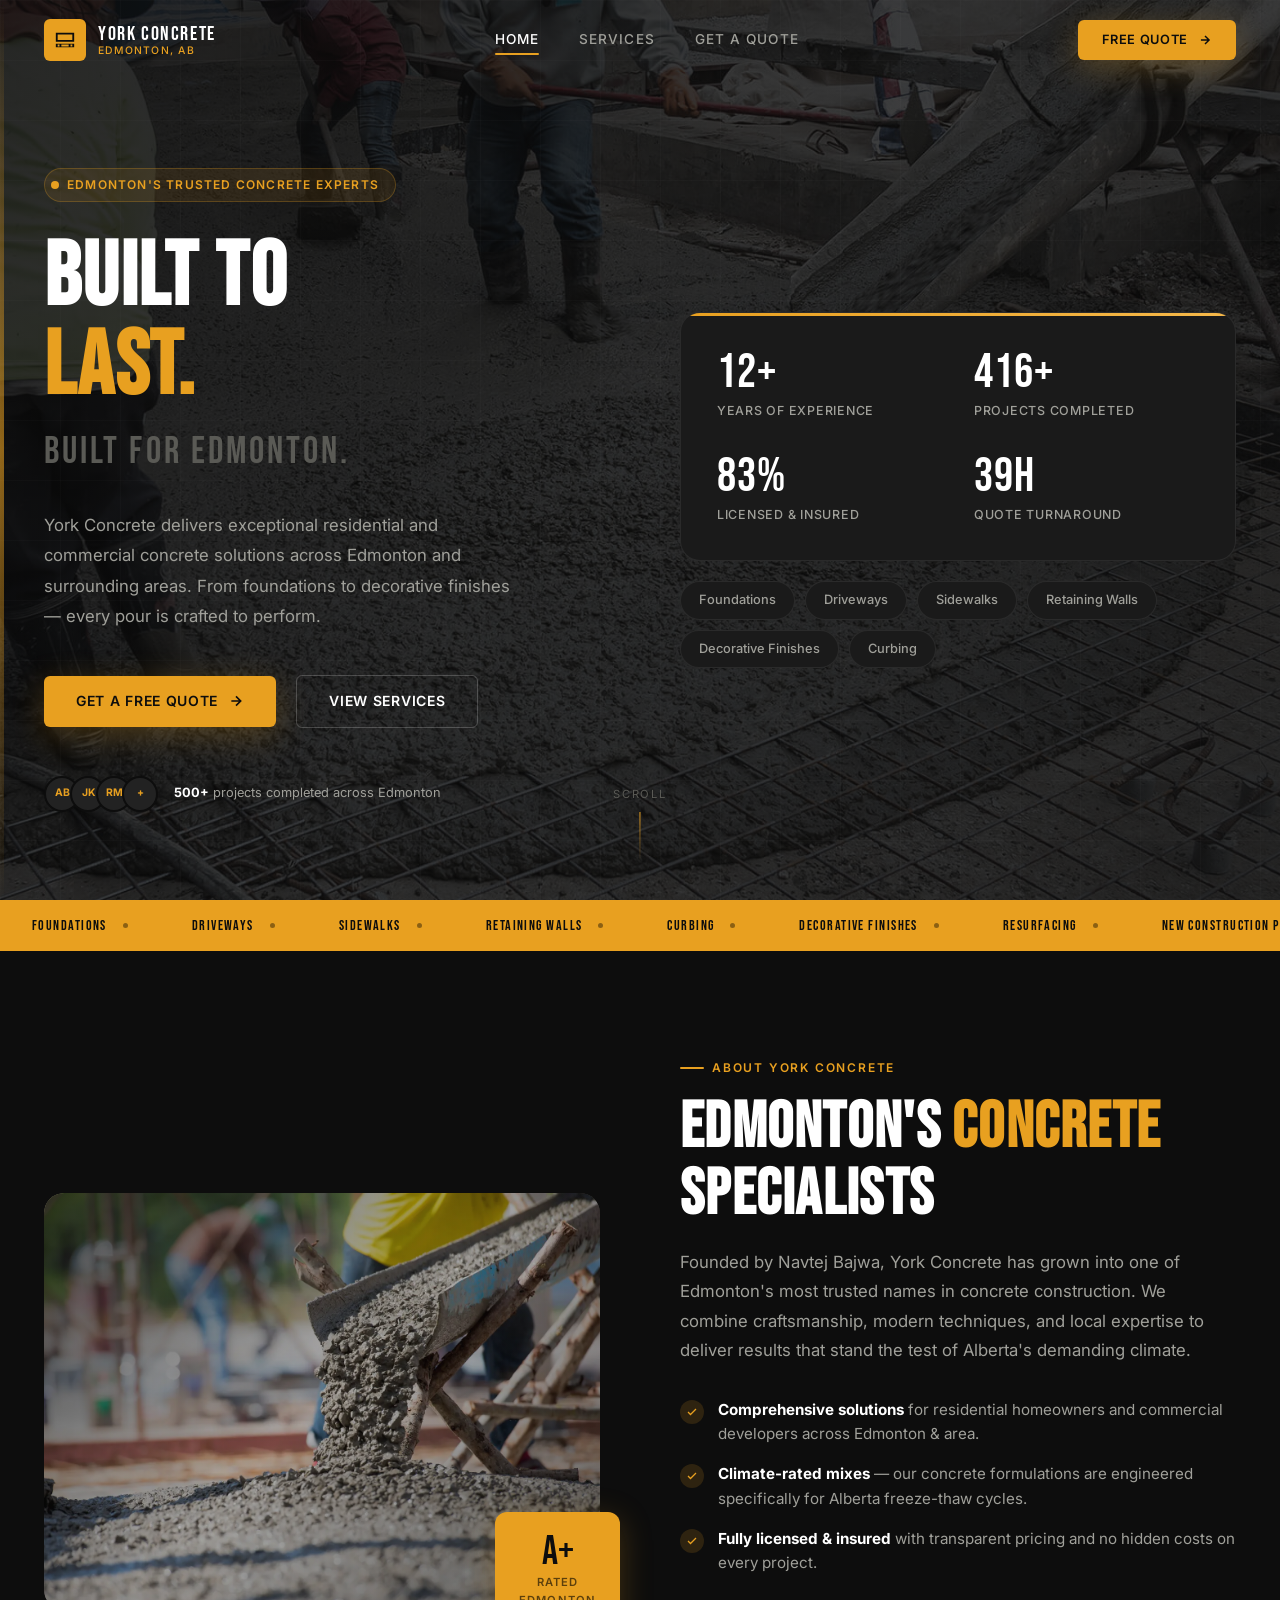
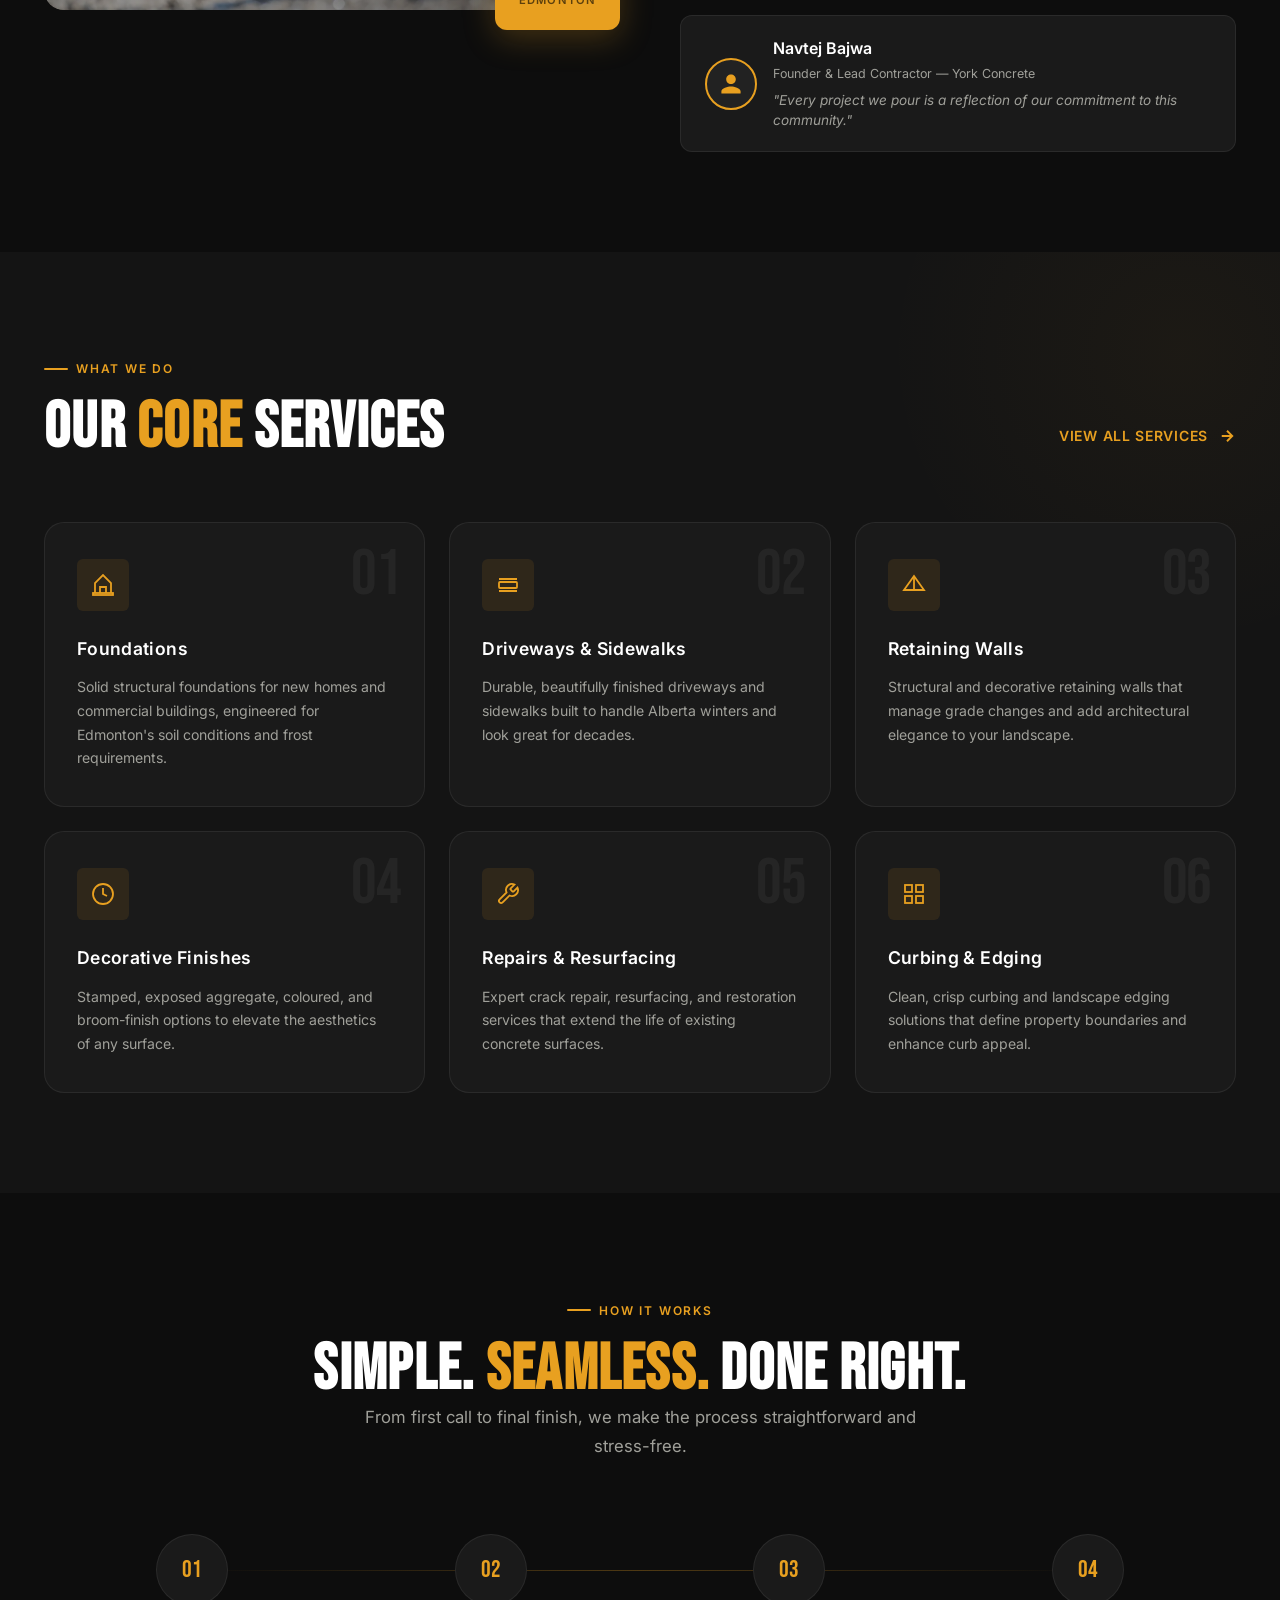
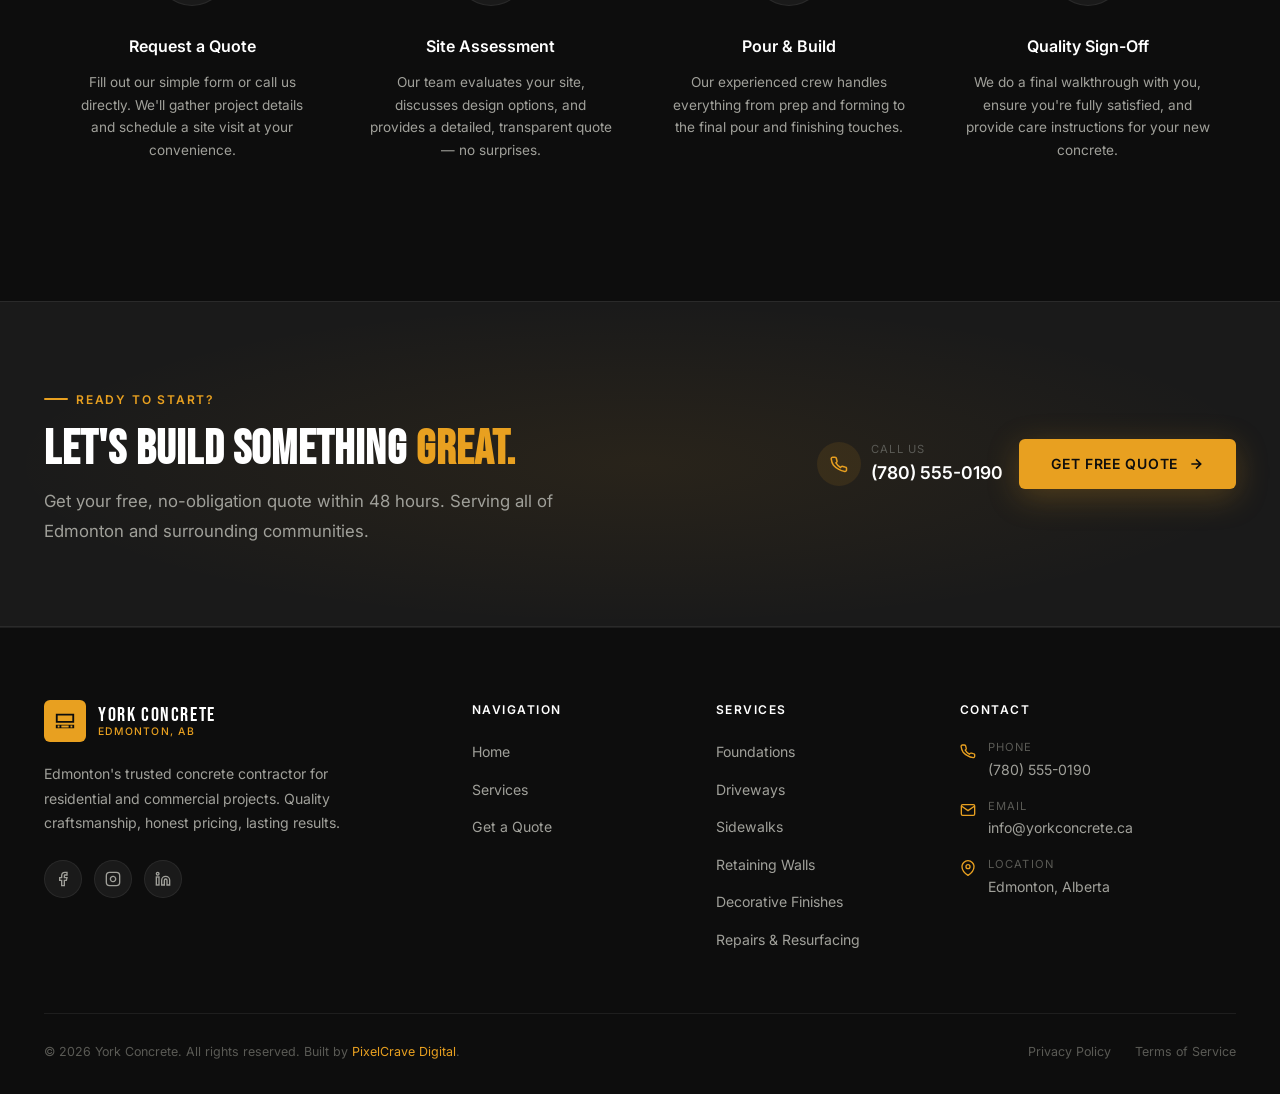
<file: index.html>
<!DOCTYPE html>
<html lang="en-CA">
<head>
  <meta charset="UTF-8" />
  <meta name="viewport" content="width=device-width, initial-scale=1.0" />

  <!-- ===== PRIMARY SEO ===== -->
  <title>York Concrete | Edmonton's Premier Concrete Contractor</title>
  <meta name="description" content="York Concrete is Edmonton's trusted concrete contractor. Founded by Navtej Bajwa, we specialize in foundations, driveways, sidewalks, retaining walls & decorative finishes. Get a free quote in 48h." />
  <meta name="keywords" content="concrete contractor Edmonton, driveway concrete Edmonton, foundation pouring Edmonton, concrete sidewalk Edmonton, retaining wall Edmonton, decorative concrete Edmonton, York Concrete, Navtej Bajwa, concrete repair Edmonton, stamped concrete Edmonton" />
  <meta name="author" content="York Concrete" />
  <meta name="robots" content="index, follow, max-snippet:-1, max-image-preview:large, max-video-preview:-1" />
  <link rel="canonical" href="https://yorkconcrete.ca/" />

  <!-- ===== GEO / LOCAL SEO ===== -->
  <meta name="geo.region" content="CA-AB" />
  <meta name="geo.placename" content="Edmonton" />
  <meta name="geo.position" content="53.5461;-113.4938" />
  <meta name="ICBM" content="53.5461, -113.4938" />

  <!-- ===== OPEN GRAPH ===== -->
  <meta property="og:type" content="website" />
  <meta property="og:site_name" content="York Concrete" />
  <meta property="og:title" content="York Concrete | Edmonton's Premier Concrete Contractor" />
  <meta property="og:description" content="Edmonton's trusted concrete contractor. Foundations, driveways, sidewalks, retaining walls & decorative finishes. Free quotes within 48 hours." />
  <meta property="og:url" content="https://yorkconcrete.ca/" />
  <meta property="og:image" content="assets/hero%20home.jpg" />
  <meta property="og:image:width" content="1200" />
  <meta property="og:image:height" content="630" />
  <meta property="og:image:alt" content="York Concrete construction workers pouring concrete in Edmonton" />
  <meta property="og:locale" content="en_CA" />

  <!-- ===== TWITTER CARD ===== -->
  <meta name="twitter:card" content="summary_large_image" />
  <meta name="twitter:title" content="York Concrete | Edmonton's Premier Concrete Contractor" />
  <meta name="twitter:description" content="Edmonton's trusted concrete contractor. Foundations, driveways, sidewalks, retaining walls & decorative finishes. Free quotes within 48 hours." />
  <meta name="twitter:image" content="assets/hero%20home.jpg" />
  <meta name="twitter:image:alt" content="York Concrete — Edmonton AB" />

  <!-- ===== JSON-LD STRUCTURED DATA ===== -->
  <script type="application/ld+json">
  {
    "@context": "https://schema.org",
    "@graph": [
      {
        "@type": "LocalBusiness",
        "@id": "https://yorkconcrete.ca/#business",
        "name": "York Concrete",
        "legalName": "York Concrete",
        "description": "Edmonton's trusted concrete contractor providing comprehensive residential and commercial solutions including new construction pours, repairs, resurfacing, and decorative finishes. Key services include foundations, driveways, sidewalks, curbing, and retaining walls.",
        "founder": {
          "@type": "Person",
          "name": "Navtej Bajwa"
        },
        "url": "https://yorkconcrete.ca",
        "telephone": "+17805550190",
        "email": "info@yorkconcrete.ca",
        "image": "assets/hero%20home.jpg",
        "logo": "https://yorkconcrete.ca/assets/logo.png",
        "address": {
          "@type": "PostalAddress",
          "addressLocality": "Edmonton",
          "addressRegion": "AB",
          "addressCountry": "CA"
        },
        "geo": {
          "@type": "GeoCoordinates",
          "latitude": "53.5461",
          "longitude": "-113.4938"
        },
        "areaServed": [
          {"@type": "City", "name": "Edmonton"},
          {"@type": "State", "name": "Alberta"}
        ],
        "priceRange": "$$",
        "openingHoursSpecification": [
          {
            "@type": "OpeningHoursSpecification",
            "dayOfWeek": ["Monday","Tuesday","Wednesday","Thursday","Friday"],
            "opens": "07:00",
            "closes": "18:00"
          },
          {
            "@type": "OpeningHoursSpecification",
            "dayOfWeek": "Saturday",
            "opens": "08:00",
            "closes": "15:00"
          }
        ],
        "hasOfferCatalog": {
          "@type": "OfferCatalog",
          "name": "Concrete Services",
          "itemListElement": [
            {"@type": "Offer", "itemOffered": {"@type": "Service", "name": "Foundation Pouring", "areaServed": "Edmonton"}},
            {"@type": "Offer", "itemOffered": {"@type": "Service", "name": "Driveway Installation", "areaServed": "Edmonton"}},
            {"@type": "Offer", "itemOffered": {"@type": "Service", "name": "Sidewalk Construction", "areaServed": "Edmonton"}},
            {"@type": "Offer", "itemOffered": {"@type": "Service", "name": "Retaining Wall Construction", "areaServed": "Edmonton"}},
            {"@type": "Offer", "itemOffered": {"@type": "Service", "name": "Decorative Concrete Finishes", "areaServed": "Edmonton"}},
            {"@type": "Offer", "itemOffered": {"@type": "Service", "name": "Concrete Repair & Resurfacing", "areaServed": "Edmonton"}},
            {"@type": "Offer", "itemOffered": {"@type": "Service", "name": "Curbing & Landscape Edging", "areaServed": "Edmonton"}}
          ]
        },
        "sameAs": [
          "https://www.facebook.com/yorkconcrete",
          "https://www.instagram.com/yorkconcrete"
        ]
      },
      {
        "@type": "WebSite",
        "@id": "https://yorkconcrete.ca/#website",
        "url": "https://yorkconcrete.ca",
        "name": "York Concrete",
        "description": "Edmonton's Premier Concrete Contractor",
        "publisher": {"@id": "https://yorkconcrete.ca/#business"},
        "potentialAction": {
          "@type": "SearchAction",
          "target": "https://yorkconcrete.ca/?s={search_term_string}",
          "query-input": "required name=search_term_string"
        }
      },
      {
        "@type": "WebPage",
        "@id": "https://yorkconcrete.ca/#webpage",
        "url": "https://yorkconcrete.ca/",
        "name": "York Concrete | Edmonton's Premier Concrete Contractor",
        "isPartOf": {"@id": "https://yorkconcrete.ca/#website"},
        "about": {"@id": "https://yorkconcrete.ca/#business"},
        "description": "York Concrete is Edmonton's trusted concrete contractor specializing in foundations, driveways, sidewalks, retaining walls and decorative finishes."
      }
    ]
  }
  </script>

  <!-- ===== PERFORMANCE ===== -->
  <link rel="preconnect" href="https://fonts.googleapis.com" />
  <link rel="preconnect" href="https://fonts.gstatic.com" crossorigin />
  <link rel="preconnect" href="https://images.unsplash.com" />
  <link rel="dns-prefetch" href="https://images.unsplash.com" />
  <link rel="stylesheet" href="css/styles.css" />
</head>
<body>

  <!-- ===== NAVBAR ===== -->
  <nav class="navbar">
    <div class="container">
      <div class="nav-inner">
        <a href="index.html" class="nav-logo">
          <div class="nav-logo-icon">
            <!-- Concrete block icon -->
            <svg viewBox="0 0 24 24" xmlns="http://www.w3.org/2000/svg">
              <path d="M2 20h20v-4H2v4zm2-3h2v2H4v-2zm4 0h8v2H8v-2zm10 0h2v2h-2v-2zM2 4v10h20V4H2zm18 8H4V6h16v6z"/>
            </svg>
          </div>
          <div class="nav-logo-text">
            <span class="name">YORK CONCRETE</span>
            <span class="tagline">Edmonton, AB</span>
          </div>
        </a>

        <div class="nav-links">
          <a href="index.html" class="nav-link active">Home</a>
          <a href="services.html" class="nav-link">Services</a>
          <a href="quote.html" class="nav-link">Get a Quote</a>
        </div>

        <a href="quote.html" class="btn btn-primary nav-cta">
          Free Quote
          <svg width="14" height="14" viewBox="0 0 24 24" fill="none" stroke="currentColor" stroke-width="2.5"><path d="M5 12h14M12 5l7 7-7 7"/></svg>
        </a>

        <button class="nav-hamburger" aria-label="Toggle menu">
          <span></span><span></span><span></span>
        </button>
      </div>
    </div>
  </nav>

  <!-- Mobile Menu -->
  <div class="mobile-menu">
    <a href="index.html" class="nav-link">Home</a>
    <a href="services.html" class="nav-link">Services</a>
    <a href="quote.html" class="nav-link">Get a Quote</a>
    <a href="quote.html" class="btn btn-primary">Request Free Quote</a>
  </div>

  <!-- ===== HERO ===== -->
  <section class="hero">
    <div class="hero-bg">
      <img
        src="assets/hero%20home.jpg"
        alt="York Concrete construction workers pouring concrete in Edmonton"
        class="hero-bg-img"
        loading="eager"
        fetchpriority="high"
      />
      <div class="hero-bg-overlay"></div>
      <div class="hero-grid-line"></div>
      <div class="hero-accent-bar"></div>
    </div>

    <div class="container">
      <div class="hero-content">

        <div class="hero-left reveal">
          <div class="hero-badge">
            <div class="hero-badge-dot"></div>
            <span>Edmonton's Trusted Concrete Experts</span>
          </div>

          <h1 class="hero-title">
            BUILT TO
            <span class="highlight">LAST.</span>
          </h1>
          <p class="hero-subtitle">BUILT FOR EDMONTON.</p>

          <p class="hero-desc">
            York Concrete delivers exceptional residential and commercial concrete solutions across Edmonton and surrounding areas. From foundations to decorative finishes — every pour is crafted to perform.
          </p>

          <div class="hero-actions">
            <a href="quote.html" class="btn btn-primary">
              Get a Free Quote
              <svg width="16" height="16" viewBox="0 0 24 24" fill="none" stroke="currentColor" stroke-width="2.5"><path d="M5 12h14M12 5l7 7-7 7"/></svg>
            </a>
            <a href="services.html" class="btn btn-outline">
              View Services
            </a>
          </div>

          <div class="hero-trust">
            <div class="hero-trust-avatars">
              <div class="avatar">AB</div>
              <div class="avatar">JK</div>
              <div class="avatar">RM</div>
              <div class="avatar">+</div>
            </div>
            <div class="hero-trust-text">
              <strong>500+</strong> projects completed across Edmonton
            </div>
          </div>
        </div>

        <div class="hero-right reveal delay-2">
          <div class="hero-stats-card">
            <div class="hero-stats-grid">
              <div class="hero-stat">
                <div class="hero-stat-num">
                  <span data-count="15" data-suffix="+">15+</span>
                </div>
                <div class="hero-stat-label">Years of Experience</div>
              </div>
              <div class="hero-stat">
                <div class="hero-stat-num">
                  <span data-count="500" data-suffix="+">500+</span>
                </div>
                <div class="hero-stat-label">Projects Completed</div>
              </div>
              <div class="hero-stat">
                <div class="hero-stat-num">
                  <span data-count="100" data-suffix="%">100%</span>
                </div>
                <div class="hero-stat-label">Licensed & Insured</div>
              </div>
              <div class="hero-stat">
                <div class="hero-stat-num">
                  <span data-count="48" data-suffix="h">48h</span>
                </div>
                <div class="hero-stat-label">Quote Turnaround</div>
              </div>
            </div>
          </div>

          <div class="hero-service-pills">
            <span class="hero-pill">Foundations</span>
            <span class="hero-pill">Driveways</span>
            <span class="hero-pill">Sidewalks</span>
            <span class="hero-pill">Retaining Walls</span>
            <span class="hero-pill">Decorative Finishes</span>
            <span class="hero-pill">Curbing</span>
          </div>
        </div>

      </div>
    </div>

    <div class="hero-scroll">
      <span>Scroll</span>
      <div class="scroll-line"></div>
    </div>
  </section>

  <!-- ===== MARQUEE ===== -->
  <div class="marquee-strip">
    <div class="marquee-track">
      <div class="marquee-item">Foundations<div class="marquee-dot"></div></div>
      <div class="marquee-item">Driveways<div class="marquee-dot"></div></div>
      <div class="marquee-item">Sidewalks<div class="marquee-dot"></div></div>
      <div class="marquee-item">Retaining Walls<div class="marquee-dot"></div></div>
      <div class="marquee-item">Curbing<div class="marquee-dot"></div></div>
      <div class="marquee-item">Decorative Finishes<div class="marquee-dot"></div></div>
      <div class="marquee-item">Resurfacing<div class="marquee-dot"></div></div>
      <div class="marquee-item">New Construction Pours<div class="marquee-dot"></div></div>
      <div class="marquee-item">Repairs<div class="marquee-dot"></div></div>
      <div class="marquee-item">Edmonton, AB<div class="marquee-dot"></div></div>
    </div>
  </div>

  <!-- ===== ABOUT STRIP ===== -->
  <section class="about-strip">
    <div class="container">
      <div class="about-inner">

        <div class="about-visual reveal-left">
          <div class="about-img-wrap">
            <img
              src="assets/edminton%27s%20concrete%20specialists.webp"
              alt="Edmonton's concrete specialists — York Concrete workers on job site"
              class="about-img-real"
              loading="lazy"
              width="900"
              height="675"
            />
            <div class="about-img-overlay-gradient"></div>
          </div>
          <div class="about-float-badge">
            <span class="num">A+</span>
            <span class="lbl">Rated<br/>Edmonton</span>
          </div>
        </div>

        <div class="about-content reveal-right">
          <span class="section-tag">About York Concrete</span>
          <h2 class="section-title">
            Edmonton's <span>Concrete</span><br/>Specialists
          </h2>
          <p class="section-desc">
            Founded by Navtej Bajwa, York Concrete has grown into one of Edmonton's most trusted names in concrete construction. We combine craftsmanship, modern techniques, and local expertise to deliver results that stand the test of Alberta's demanding climate.
          </p>

          <ul class="about-list">
            <li class="about-list-item">
              <div class="about-list-icon">
                <svg viewBox="0 0 24 24"><polyline points="20 6 9 17 4 12"/></svg>
              </div>
              <p><strong>Comprehensive solutions</strong> for residential homeowners and commercial developers across Edmonton & area.</p>
            </li>
            <li class="about-list-item">
              <div class="about-list-icon">
                <svg viewBox="0 0 24 24"><polyline points="20 6 9 17 4 12"/></svg>
              </div>
              <p><strong>Climate-rated mixes</strong> — our concrete formulations are engineered specifically for Alberta freeze-thaw cycles.</p>
            </li>
            <li class="about-list-item">
              <div class="about-list-icon">
                <svg viewBox="0 0 24 24"><polyline points="20 6 9 17 4 12"/></svg>
              </div>
              <p><strong>Fully licensed & insured</strong> with transparent pricing and no hidden costs on every project.</p>
            </li>
          </ul>

          <div class="founder-card">
            <div class="founder-avatar">
              <svg viewBox="0 0 24 24"><path d="M12 12c2.7 0 4.8-2.1 4.8-4.8S14.7 2.4 12 2.4 7.2 4.5 7.2 7.2 9.3 12 12 12zm0 2.4c-3.2 0-9.6 1.6-9.6 4.8v2.4h19.2v-2.4c0-3.2-6.4-4.8-9.6-4.8z"/></svg>
            </div>
            <div class="founder-info">
              <div class="founder-name">Navtej Bajwa</div>
              <div class="founder-role">Founder & Lead Contractor — York Concrete</div>
              <p class="founder-quote">"Every project we pour is a reflection of our commitment to this community."</p>
            </div>
          </div>
        </div>

      </div>
    </div>
  </section>

  <!-- ===== SERVICES PREVIEW ===== -->
  <section class="services-preview">
    <div class="container">
      <div class="services-header">
        <div class="services-header-left reveal">
          <span class="section-tag">What We Do</span>
          <h2 class="section-title">Our <span>Core</span> Services</h2>
        </div>
        <div class="services-header-right reveal delay-2">
          <a href="services.html" class="btn btn-ghost">
            View All Services
            <svg width="18" height="18" viewBox="0 0 24 24" fill="none" stroke="currentColor" stroke-width="2.5"><path d="M5 12h14M12 5l7 7-7 7"/></svg>
          </a>
        </div>
      </div>

      <div class="services-grid">
        <!-- Card 1 -->
        <div class="service-card reveal delay-1">
          <span class="service-card-num">01</span>
          <div class="service-card-icon">
            <svg viewBox="0 0 24 24"><rect x="2" y="20" width="20" height="2"/><path d="M4 20V10l8-8 8 8v10"/><path d="M9 20v-6h6v6"/></svg>
          </div>
          <h3 class="service-card-title">Foundations</h3>
          <p class="service-card-desc">Solid structural foundations for new homes and commercial buildings, engineered for Edmonton's soil conditions and frost requirements.</p>
        </div>

        <!-- Card 2 -->
        <div class="service-card reveal delay-2">
          <span class="service-card-num">02</span>
          <div class="service-card-icon">
            <svg viewBox="0 0 24 24"><path d="M3 18h18M3 6h18"/><rect x="3" y="9" width="18" height="6" rx="1"/></svg>
          </div>
          <h3 class="service-card-title">Driveways & Sidewalks</h3>
          <p class="service-card-desc">Durable, beautifully finished driveways and sidewalks built to handle Alberta winters and look great for decades.</p>
        </div>

        <!-- Card 3 -->
        <div class="service-card reveal delay-3">
          <span class="service-card-num">03</span>
          <div class="service-card-icon">
            <svg viewBox="0 0 24 24"><path d="M2 17L12 3l10 14H2z"/><line x1="12" y1="3" x2="12" y2="17"/></svg>
          </div>
          <h3 class="service-card-title">Retaining Walls</h3>
          <p class="service-card-desc">Structural and decorative retaining walls that manage grade changes and add architectural elegance to your landscape.</p>
        </div>

        <!-- Card 4 -->
        <div class="service-card reveal delay-1">
          <span class="service-card-num">04</span>
          <div class="service-card-icon">
            <svg viewBox="0 0 24 24"><circle cx="12" cy="12" r="10"/><path d="M12 6v6l4 2"/></svg>
          </div>
          <h3 class="service-card-title">Decorative Finishes</h3>
          <p class="service-card-desc">Stamped, exposed aggregate, coloured, and broom-finish options to elevate the aesthetics of any surface.</p>
        </div>

        <!-- Card 5 -->
        <div class="service-card reveal delay-2">
          <span class="service-card-num">05</span>
          <div class="service-card-icon">
            <svg viewBox="0 0 24 24"><path d="M14.7 6.3a1 1 0 0 0 0 1.4l1.6 1.6a1 1 0 0 0 1.4 0l3.77-3.77a6 6 0 0 1-7.94 7.94l-6.91 6.91a2.12 2.12 0 0 1-3-3l6.91-6.91a6 6 0 0 1 7.94-7.94l-3.76 3.76z"/></svg>
          </div>
          <h3 class="service-card-title">Repairs & Resurfacing</h3>
          <p class="service-card-desc">Expert crack repair, resurfacing, and restoration services that extend the life of existing concrete surfaces.</p>
        </div>

        <!-- Card 6 -->
        <div class="service-card reveal delay-3">
          <span class="service-card-num">06</span>
          <div class="service-card-icon">
            <svg viewBox="0 0 24 24"><rect x="3" y="3" width="7" height="7"/><rect x="14" y="3" width="7" height="7"/><rect x="14" y="14" width="7" height="7"/><rect x="3" y="14" width="7" height="7"/></svg>
          </div>
          <h3 class="service-card-title">Curbing & Edging</h3>
          <p class="service-card-desc">Clean, crisp curbing and landscape edging solutions that define property boundaries and enhance curb appeal.</p>
        </div>
      </div>
    </div>
  </section>

  <!-- ===== PROCESS ===== -->
  <section class="process-section">
    <div class="container">
      <div class="process-header reveal">
        <span class="section-tag">How It Works</span>
        <h2 class="section-title">Simple. <span>Seamless.</span> Done Right.</h2>
        <p class="section-desc">From first call to final finish, we make the process straightforward and stress-free.</p>
      </div>

      <div class="process-steps">
        <div class="process-step reveal delay-1">
          <div class="process-step-num">01</div>
          <h3 class="process-step-title">Request a Quote</h3>
          <p class="process-step-desc">Fill out our simple form or call us directly. We'll gather project details and schedule a site visit at your convenience.</p>
        </div>
        <div class="process-step reveal delay-2">
          <div class="process-step-num">02</div>
          <h3 class="process-step-title">Site Assessment</h3>
          <p class="process-step-desc">Our team evaluates your site, discusses design options, and provides a detailed, transparent quote — no surprises.</p>
        </div>
        <div class="process-step reveal delay-3">
          <div class="process-step-num">03</div>
          <h3 class="process-step-title">Pour & Build</h3>
          <p class="process-step-desc">Our experienced crew handles everything from prep and forming to the final pour and finishing touches.</p>
        </div>
        <div class="process-step reveal delay-4">
          <div class="process-step-num">04</div>
          <h3 class="process-step-title">Quality Sign-Off</h3>
          <p class="process-step-desc">We do a final walkthrough with you, ensure you're fully satisfied, and provide care instructions for your new concrete.</p>
        </div>
      </div>
    </div>
  </section>

  <!-- ===== CTA BAND ===== -->
  <section class="cta-band">
    <div class="container">
      <div class="cta-inner">
        <div class="cta-text reveal">
          <span class="section-tag">Ready to Start?</span>
          <h2 class="section-title">Let's Build Something <span>Great.</span></h2>
          <p class="section-desc">Get your free, no-obligation quote within 48 hours. Serving all of Edmonton and surrounding communities.</p>
        </div>
        <div class="cta-actions reveal delay-2">
          <div class="cta-phone">
            <div class="cta-phone-icon">
              <svg viewBox="0 0 24 24"><path d="M22 16.92v3a2 2 0 0 1-2.18 2 19.79 19.79 0 0 1-8.63-3.07A19.5 19.5 0 0 1 4.69 13.8a19.79 19.79 0 0 1-3.07-8.67A2 2 0 0 1 3.6 3h3a2 2 0 0 1 2 1.72c.127.96.361 1.903.7 2.81a2 2 0 0 1-.45 2.11L7.91 10.6a16 16 0 0 0 6.08 6.08l.99-.99a2 2 0 0 1 2.11-.45c.907.339 1.85.573 2.81.7A2 2 0 0 1 22 17.92z"/></svg>
            </div>
            <div class="cta-phone-info">
              <div class="cta-phone-label">Call Us</div>
              <div class="cta-phone-num">(780) 555-0190</div>
            </div>
          </div>
          <a href="quote.html" class="btn btn-primary">
            Get Free Quote
            <svg width="16" height="16" viewBox="0 0 24 24" fill="none" stroke="currentColor" stroke-width="2.5"><path d="M5 12h14M12 5l7 7-7 7"/></svg>
          </a>
        </div>
      </div>
    </div>
  </section>

  <!-- ===== FOOTER ===== -->
  <footer class="footer">
    <div class="container">
      <div class="footer-grid">
        <div class="footer-brand">
          <a href="index.html" class="nav-logo">
            <div class="nav-logo-icon">
              <svg viewBox="0 0 24 24" xmlns="http://www.w3.org/2000/svg"><path d="M2 20h20v-4H2v4zm2-3h2v2H4v-2zm4 0h8v2H8v-2zm10 0h2v2h-2v-2zM2 4v10h20V4H2zm18 8H4V6h16v6z"/></svg>
            </div>
            <div class="nav-logo-text">
              <span class="name">YORK CONCRETE</span>
              <span class="tagline">Edmonton, AB</span>
            </div>
          </a>
          <p class="footer-brand-desc">
            Edmonton's trusted concrete contractor for residential and commercial projects. Quality craftsmanship, honest pricing, lasting results.
          </p>
          <div class="footer-social">
            <a href="#" aria-label="Facebook">
              <svg viewBox="0 0 24 24"><path d="M18 2h-3a5 5 0 0 0-5 5v3H7v4h3v8h4v-8h3l1-4h-4V7a1 1 0 0 1 1-1h3z"/></svg>
            </a>
            <a href="#" aria-label="Instagram">
              <svg viewBox="0 0 24 24"><rect x="2" y="2" width="20" height="20" rx="5" ry="5"/><path d="M16 11.37A4 4 0 1 1 12.63 8 4 4 0 0 1 16 11.37z"/><line x1="17.5" y1="6.5" x2="17.51" y2="6.5"/></svg>
            </a>
            <a href="#" aria-label="LinkedIn">
              <svg viewBox="0 0 24 24"><path d="M16 8a6 6 0 0 1 6 6v7h-4v-7a2 2 0 0 0-2-2 2 2 0 0 0-2 2v7h-4v-7a6 6 0 0 1 6-6z"/><rect x="2" y="9" width="4" height="12"/><circle cx="4" cy="4" r="2"/></svg>
            </a>
          </div>
        </div>

        <div>
          <h4 class="footer-col-title">Navigation</h4>
          <ul class="footer-links">
            <li><a href="index.html">Home</a></li>
            <li><a href="services.html">Services</a></li>
            <li><a href="quote.html">Get a Quote</a></li>
          </ul>
        </div>

        <div>
          <h4 class="footer-col-title">Services</h4>
          <ul class="footer-links">
            <li><a href="services.html">Foundations</a></li>
            <li><a href="services.html">Driveways</a></li>
            <li><a href="services.html">Sidewalks</a></li>
            <li><a href="services.html">Retaining Walls</a></li>
            <li><a href="services.html">Decorative Finishes</a></li>
            <li><a href="services.html">Repairs & Resurfacing</a></li>
          </ul>
        </div>

        <div>
          <h4 class="footer-col-title">Contact</h4>
          <div class="footer-contact-item">
            <div class="footer-contact-icon">
              <svg viewBox="0 0 24 24"><path d="M22 16.92v3a2 2 0 0 1-2.18 2 19.79 19.79 0 0 1-8.63-3.07A19.5 19.5 0 0 1 4.69 13.8a19.79 19.79 0 0 1-3.07-8.67A2 2 0 0 1 3.6 3h3a2 2 0 0 1 2 1.72c.127.96.361 1.903.7 2.81a2 2 0 0 1-.45 2.11L7.91 10.6a16 16 0 0 0 6.08 6.08l.99-.99a2 2 0 0 1 2.11-.45c.907.339 1.85.573 2.81.7A2 2 0 0 1 22 17.92z"/></svg>
            </div>
            <div class="footer-contact-info">
              <div class="footer-contact-label">Phone</div>
              <div class="footer-contact-val">(780) 555-0190</div>
            </div>
          </div>
          <div class="footer-contact-item">
            <div class="footer-contact-icon">
              <svg viewBox="0 0 24 24"><path d="M4 4h16c1.1 0 2 .9 2 2v12c0 1.1-.9 2-2 2H4c-1.1 0-2-.9-2-2V6c0-1.1.9-2 2-2z"/><polyline points="22,6 12,13 2,6"/></svg>
            </div>
            <div class="footer-contact-info">
              <div class="footer-contact-label">Email</div>
              <div class="footer-contact-val">info@yorkconcrete.ca</div>
            </div>
          </div>
          <div class="footer-contact-item">
            <div class="footer-contact-icon">
              <svg viewBox="0 0 24 24"><path d="M21 10c0 7-9 13-9 13s-9-6-9-13a9 9 0 0 1 18 0z"/><circle cx="12" cy="10" r="3"/></svg>
            </div>
            <div class="footer-contact-info">
              <div class="footer-contact-label">Location</div>
              <div class="footer-contact-val">Edmonton, Alberta</div>
            </div>
          </div>
        </div>
      </div>

      <div class="footer-bottom">
        <p class="footer-copy">
          &copy; 2026 York Concrete. All rights reserved. Built by <a href="#">PixelCrave Digital</a>.
        </p>
        <div class="footer-legal">
          <a href="#">Privacy Policy</a>
          <a href="#">Terms of Service</a>
        </div>
      </div>
    </div>
  </footer>

  <script src="js/main.js"></script>
</body>
</html>
</file>
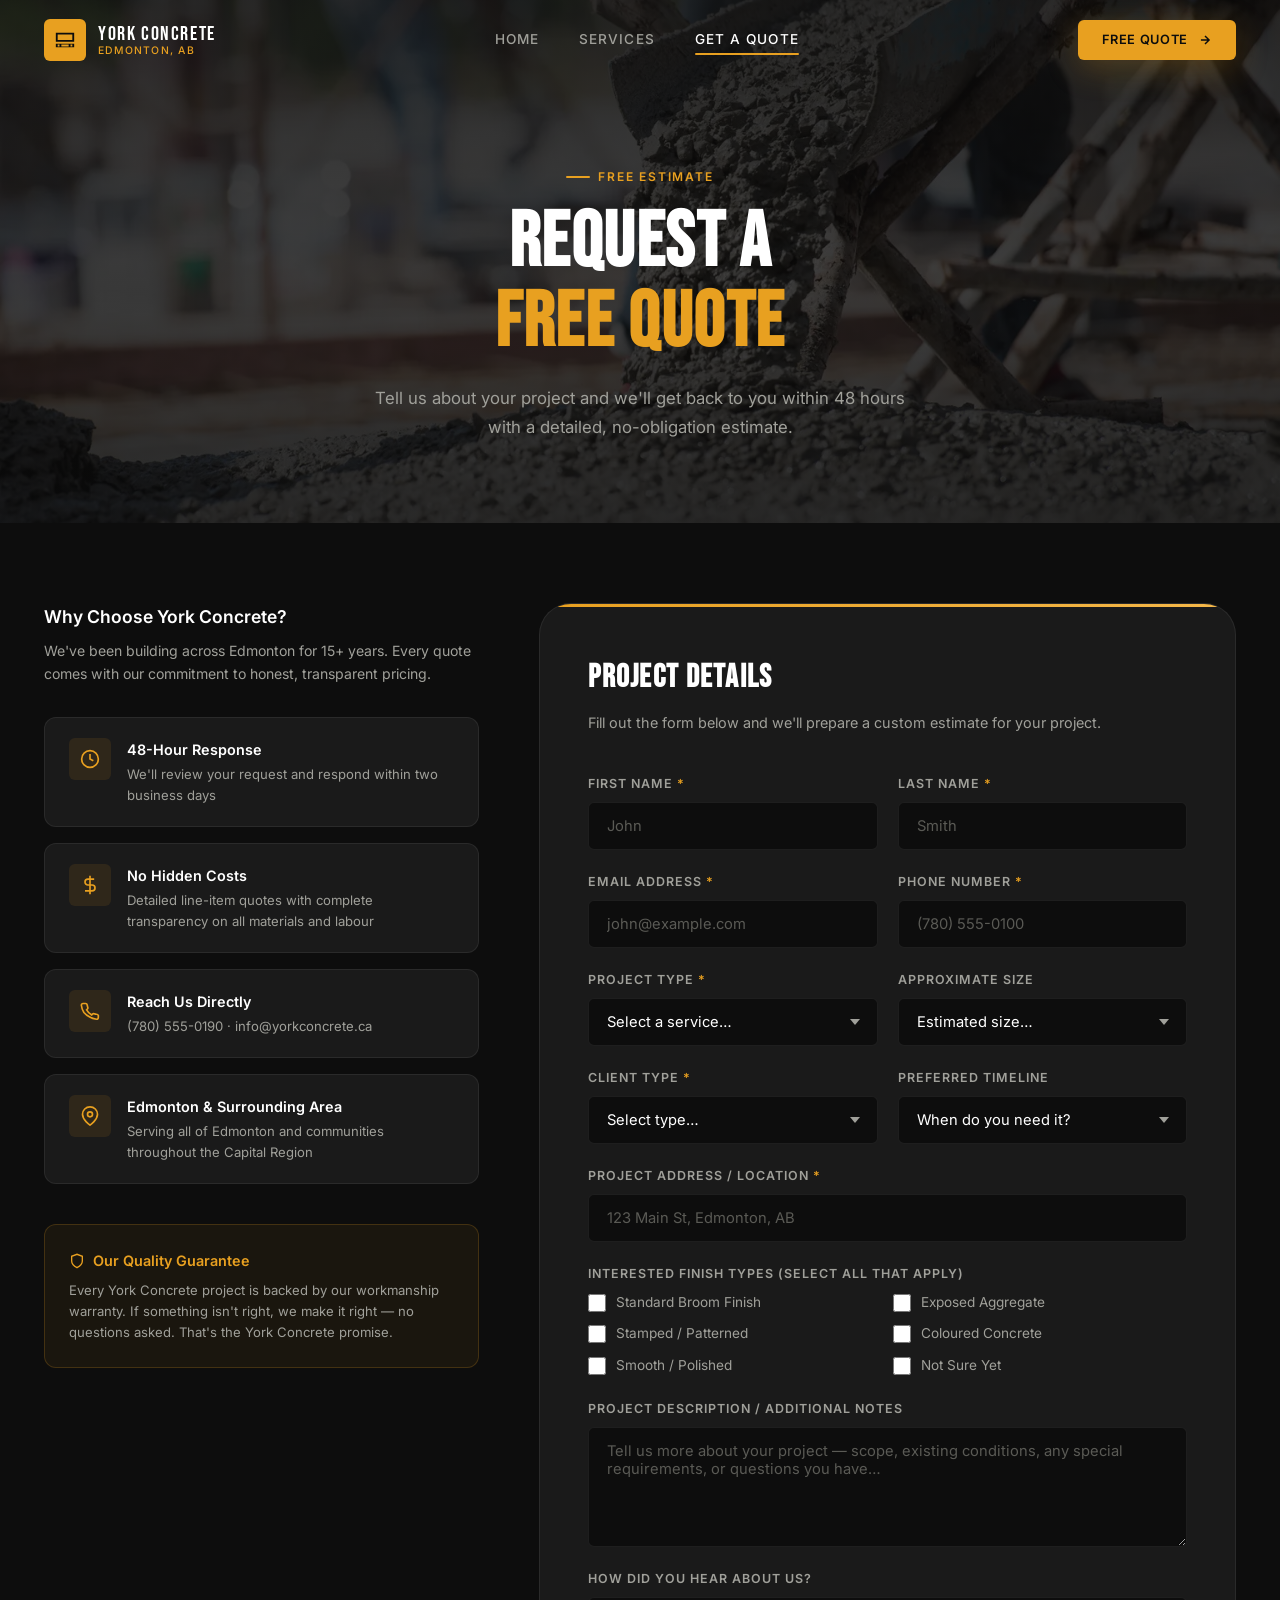
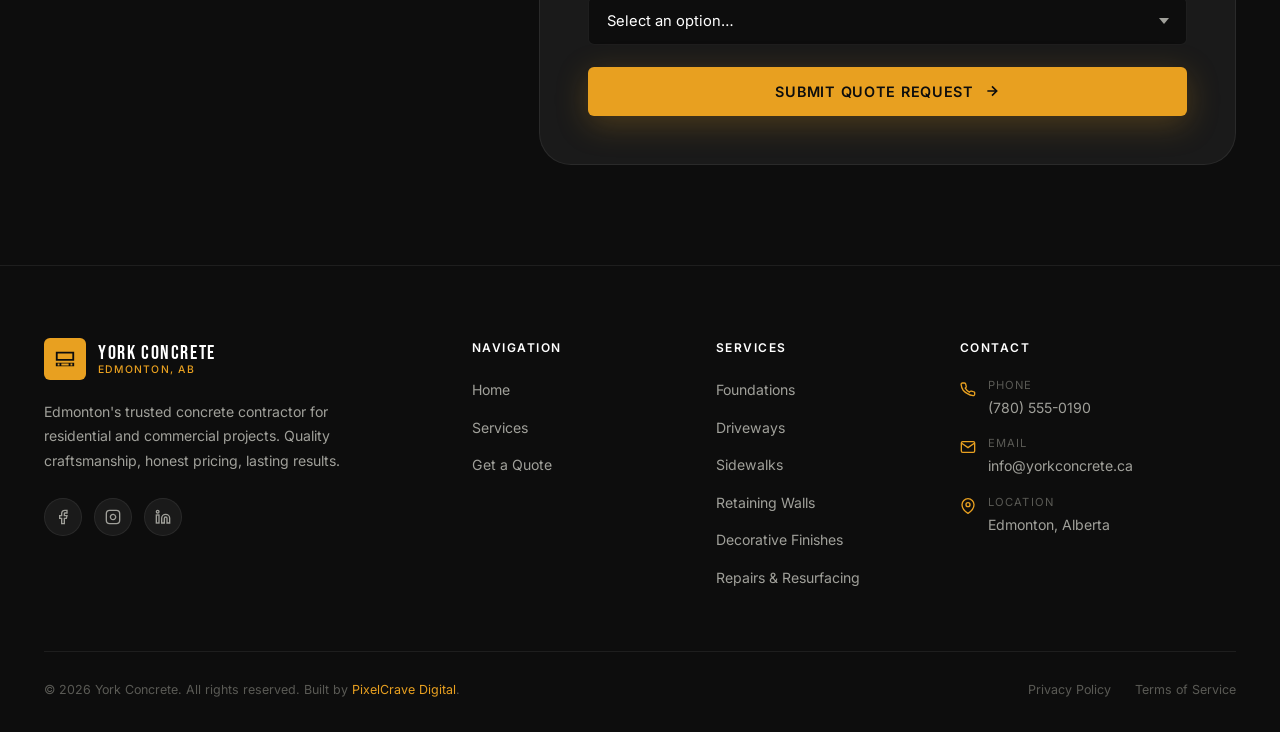
<file: quote.html>
<!DOCTYPE html>
<html lang="en-CA">
<head>
  <meta charset="UTF-8" />
  <meta name="viewport" content="width=device-width, initial-scale=1.0" />

  <!-- ===== PRIMARY SEO ===== -->
  <title>Free Concrete Quote Edmonton | York Concrete — 48-Hour Response</title>
  <meta name="description" content="Request a free, no-obligation concrete quote from York Concrete in Edmonton. Foundations, driveways, sidewalks, retaining walls & decorative finishes. We respond within 48 hours." />
  <meta name="keywords" content="free concrete quote Edmonton, concrete estimate Edmonton, concrete contractor quote Alberta, driveway quote Edmonton, foundation estimate Edmonton, free quote concrete, York Concrete estimate" />
  <meta name="author" content="York Concrete" />
  <meta name="robots" content="index, follow, max-snippet:-1, max-image-preview:large" />
  <link rel="canonical" href="https://yorkconcrete.ca/quote.html" />

  <!-- ===== GEO / LOCAL SEO ===== -->
  <meta name="geo.region" content="CA-AB" />
  <meta name="geo.placename" content="Edmonton" />
  <meta name="geo.position" content="53.5461;-113.4938" />
  <meta name="ICBM" content="53.5461, -113.4938" />

  <!-- ===== OPEN GRAPH ===== -->
  <meta property="og:type" content="website" />
  <meta property="og:site_name" content="York Concrete" />
  <meta property="og:title" content="Free Concrete Quote Edmonton | York Concrete" />
  <meta property="og:description" content="Get a free, no-obligation concrete estimate from York Concrete. We serve all of Edmonton with foundations, driveways, sidewalks, retaining walls & more. 48-hour response." />
  <meta property="og:url" content="https://yorkconcrete.ca/quote.html" />
  <meta property="og:image" content="assets/Get%20a%20Quote%20hero.webp" />
  <meta property="og:image:width" content="1200" />
  <meta property="og:image:height" content="630" />
  <meta property="og:image:alt" content="York Concrete quote request — Edmonton AB concrete contractor" />
  <meta property="og:locale" content="en_CA" />

  <!-- ===== TWITTER CARD ===== -->
  <meta name="twitter:card" content="summary_large_image" />
  <meta name="twitter:title" content="Free Concrete Quote Edmonton | York Concrete" />
  <meta name="twitter:description" content="Get a free, no-obligation concrete estimate from York Concrete. 48-hour response, no hidden fees." />
  <meta name="twitter:image" content="assets/Get%20a%20Quote%20hero.webp" />
  <meta name="twitter:image:alt" content="York Concrete Edmonton — request a free quote" />

  <!-- ===== JSON-LD STRUCTURED DATA ===== -->
  <script type="application/ld+json">
  {
    "@context": "https://schema.org",
    "@graph": [
      {
        "@type": "BreadcrumbList",
        "itemListElement": [
          {
            "@type": "ListItem",
            "position": 1,
            "name": "Home",
            "item": "https://yorkconcrete.ca/"
          },
          {
            "@type": "ListItem",
            "position": 2,
            "name": "Request a Quote",
            "item": "https://yorkconcrete.ca/quote.html"
          }
        ]
      },
      {
        "@type": "ContactPage",
        "@id": "https://yorkconcrete.ca/quote.html#contactpage",
        "url": "https://yorkconcrete.ca/quote.html",
        "name": "Request a Free Concrete Quote — York Concrete",
        "description": "Request a free, no-obligation concrete estimate from York Concrete in Edmonton. We respond within 48 hours with a detailed quote.",
        "isPartOf": {"@id": "https://yorkconcrete.ca/#website"},
        "breadcrumb": {
          "@type": "BreadcrumbList",
          "itemListElement": [
            {"@type": "ListItem", "position": 1, "name": "Home", "item": "https://yorkconcrete.ca/"},
            {"@type": "ListItem", "position": 2, "name": "Get a Quote", "item": "https://yorkconcrete.ca/quote.html"}
          ]
        }
      },
      {
        "@type": "FAQPage",
        "mainEntity": [
          {
            "@type": "Question",
            "name": "How quickly will York Concrete respond to my quote request?",
            "acceptedAnswer": {
              "@type": "Answer",
              "text": "York Concrete responds to all quote requests within 48 business hours with a detailed, no-obligation estimate."
            }
          },
          {
            "@type": "Question",
            "name": "Does York Concrete serve all of Edmonton?",
            "acceptedAnswer": {
              "@type": "Answer",
              "text": "Yes, York Concrete serves all of Edmonton and surrounding communities throughout the Capital Region of Alberta."
            }
          },
          {
            "@type": "Question",
            "name": "Is York Concrete licensed and insured?",
            "acceptedAnswer": {
              "@type": "Answer",
              "text": "Yes, York Concrete is fully licensed and insured with comprehensive liability coverage and Workers' Compensation on every project."
            }
          }
        ]
      }
    ]
  }
  </script>

  <!-- ===== PERFORMANCE ===== -->
  <link rel="preconnect" href="https://fonts.googleapis.com" />
  <link rel="preconnect" href="https://fonts.gstatic.com" crossorigin />
  <link rel="preconnect" href="https://images.unsplash.com" />
  <link rel="dns-prefetch" href="https://images.unsplash.com" />
  <link rel="stylesheet" href="css/styles.css" />
</head>
<body>

  <!-- ===== NAVBAR ===== -->
  <nav class="navbar scrolled">
    <div class="container">
      <div class="nav-inner">
        <a href="index.html" class="nav-logo">
          <div class="nav-logo-icon">
            <svg viewBox="0 0 24 24" xmlns="http://www.w3.org/2000/svg"><path d="M2 20h20v-4H2v4zm2-3h2v2H4v-2zm4 0h8v2H8v-2zm10 0h2v2h-2v-2zM2 4v10h20V4H2zm18 8H4V6h16v6z"/></svg>
          </div>
          <div class="nav-logo-text">
            <span class="name">YORK CONCRETE</span>
            <span class="tagline">Edmonton, AB</span>
          </div>
        </a>
        <div class="nav-links">
          <a href="index.html" class="nav-link">Home</a>
          <a href="services.html" class="nav-link">Services</a>
          <a href="quote.html" class="nav-link active">Get a Quote</a>
        </div>
        <a href="quote.html" class="btn btn-primary nav-cta">
          Free Quote
          <svg width="14" height="14" viewBox="0 0 24 24" fill="none" stroke="currentColor" stroke-width="2.5"><path d="M5 12h14M12 5l7 7-7 7"/></svg>
        </a>
        <button class="nav-hamburger" aria-label="Toggle menu">
          <span></span><span></span><span></span>
        </button>
      </div>
    </div>
  </nav>

  <div class="mobile-menu">
    <a href="index.html" class="nav-link">Home</a>
    <a href="services.html" class="nav-link">Services</a>
    <a href="quote.html" class="nav-link">Get a Quote</a>
    <a href="quote.html" class="btn btn-primary">Request Free Quote</a>
  </div>

  <!-- ===== PAGE HERO ===== -->
  <section class="page-hero">
    <img
      src="assets/Get%20a%20Quote%20hero.webp"
      alt="Concrete construction project in Edmonton by York Concrete"
      class="page-hero-img"
      loading="eager"
      fetchpriority="high"
      width="1920"
      height="1080"
    />
    <div class="page-hero-overlay"></div>
    <div class="container">
      <div class="page-hero-content reveal">
        <span class="section-tag">Free Estimate</span>
        <h1 class="section-title">Request a<br/><span>Free Quote</span></h1>
        <p class="section-desc">
          Tell us about your project and we'll get back to you within 48 hours with a detailed, no-obligation estimate.
        </p>
      </div>
    </div>
  </section>

  <!-- ===== QUOTE SECTION ===== -->
  <section class="quote-section">
    <div class="container">
      <div class="quote-layout">

        <!-- SIDEBAR -->
        <div class="quote-sidebar reveal">
          <h3 class="quote-sidebar-title">Why Choose York Concrete?</h3>
          <p class="quote-sidebar-desc">We've been building across Edmonton for 15+ years. Every quote comes with our commitment to honest, transparent pricing.</p>

          <div class="quote-info-cards">
            <div class="quote-info-card">
              <div class="quote-info-icon">
                <svg viewBox="0 0 24 24"><circle cx="12" cy="12" r="10"/><polyline points="12 6 12 12 16 14"/></svg>
              </div>
              <div class="quote-info-body">
                <div class="quote-info-title">48-Hour Response</div>
                <div class="quote-info-val">We'll review your request and respond within two business days</div>
              </div>
            </div>

            <div class="quote-info-card">
              <div class="quote-info-icon">
                <svg viewBox="0 0 24 24"><line x1="12" y1="1" x2="12" y2="23"/><path d="M17 5H9.5a3.5 3.5 0 0 0 0 7h5a3.5 3.5 0 0 1 0 7H6"/></svg>
              </div>
              <div class="quote-info-body">
                <div class="quote-info-title">No Hidden Costs</div>
                <div class="quote-info-val">Detailed line-item quotes with complete transparency on all materials and labour</div>
              </div>
            </div>

            <div class="quote-info-card">
              <div class="quote-info-icon">
                <svg viewBox="0 0 24 24"><path d="M22 16.92v3a2 2 0 0 1-2.18 2 19.79 19.79 0 0 1-8.63-3.07A19.5 19.5 0 0 1 4.69 13.8a19.79 19.79 0 0 1-3.07-8.67A2 2 0 0 1 3.6 3h3a2 2 0 0 1 2 1.72c.127.96.361 1.903.7 2.81a2 2 0 0 1-.45 2.11L7.91 10.6a16 16 0 0 0 6.08 6.08l.99-.99a2 2 0 0 1 2.11-.45c.907.339 1.85.573 2.81.7A2 2 0 0 1 22 17.92z"/></svg>
              </div>
              <div class="quote-info-body">
                <div class="quote-info-title">Reach Us Directly</div>
                <div class="quote-info-val">(780) 555-0190 · info@yorkconcrete.ca</div>
              </div>
            </div>

            <div class="quote-info-card">
              <div class="quote-info-icon">
                <svg viewBox="0 0 24 24"><path d="M21 10c0 7-9 13-9 13s-9-6-9-13a9 9 0 0 1 18 0z"/><circle cx="12" cy="10" r="3"/></svg>
              </div>
              <div class="quote-info-body">
                <div class="quote-info-title">Edmonton & Surrounding Area</div>
                <div class="quote-info-val">Serving all of Edmonton and communities throughout the Capital Region</div>
              </div>
            </div>
          </div>

          <div class="quote-guarantee">
            <div class="quote-guarantee-title">
              <svg viewBox="0 0 24 24"><path d="M12 22s8-4 8-10V5l-8-3-8 3v7c0 6 8 10 8 10z"/></svg>
              Our Quality Guarantee
            </div>
            <p class="quote-guarantee-text">
              Every York Concrete project is backed by our workmanship warranty. If something isn't right, we make it right — no questions asked. That's the York Concrete promise.
            </p>
          </div>
        </div>

        <!-- FORM -->
        <div class="reveal delay-2">
          <div class="quote-form-wrap">

            <!-- Form Body -->
            <div class="form-body">
              <h2 class="quote-form-title">Project Details</h2>
              <p class="quote-form-subtitle">Fill out the form below and we'll prepare a custom estimate for your project.</p>

              <form id="quoteForm" novalidate>

                <!-- Contact Info -->
                <div class="form-row">
                  <div class="form-group">
                    <label class="form-label" for="firstName">First Name <span>*</span></label>
                    <input class="form-input" type="text" id="firstName" name="firstName" placeholder="John" required />
                    <span class="form-error-msg">Please enter your first name</span>
                  </div>
                  <div class="form-group">
                    <label class="form-label" for="lastName">Last Name <span>*</span></label>
                    <input class="form-input" type="text" id="lastName" name="lastName" placeholder="Smith" required />
                    <span class="form-error-msg">Please enter your last name</span>
                  </div>
                </div>

                <div class="form-row">
                  <div class="form-group">
                    <label class="form-label" for="email">Email Address <span>*</span></label>
                    <input class="form-input" type="email" id="email" name="email" placeholder="john@example.com" required />
                    <span class="form-error-msg">Please enter a valid email address</span>
                  </div>
                  <div class="form-group">
                    <label class="form-label" for="phone">Phone Number <span>*</span></label>
                    <input class="form-input" type="tel" id="phone" name="phone" placeholder="(780) 555-0100" required />
                    <span class="form-error-msg">Please enter your phone number</span>
                  </div>
                </div>

                <!-- Project Info -->
                <div class="form-row">
                  <div class="form-group">
                    <label class="form-label" for="projectType">Project Type <span>*</span></label>
                    <div class="form-select-wrap">
                      <select class="form-select" id="projectType" name="projectType" required>
                        <option value="" disabled selected>Select a service…</option>
                        <option value="foundation">Foundation</option>
                        <option value="driveway">Driveway</option>
                        <option value="sidewalk">Sidewalk / Pathway</option>
                        <option value="patio">Patio</option>
                        <option value="retaining-wall">Retaining Wall</option>
                        <option value="curbing">Curbing / Edging</option>
                        <option value="repair">Repair / Resurfacing</option>
                        <option value="commercial">Commercial Project</option>
                        <option value="other">Other</option>
                      </select>
                    </div>
                    <span class="form-error-msg">Please select a project type</span>
                  </div>
                  <div class="form-group">
                    <label class="form-label" for="projectSize">Approximate Size</label>
                    <div class="form-select-wrap">
                      <select class="form-select" id="projectSize" name="projectSize">
                        <option value="" disabled selected>Estimated size…</option>
                        <option value="small">Small (under 200 sq ft)</option>
                        <option value="medium">Medium (200–600 sq ft)</option>
                        <option value="large">Large (600–1500 sq ft)</option>
                        <option value="xlarge">Extra Large (1500+ sq ft)</option>
                        <option value="unsure">Not Sure</option>
                      </select>
                    </div>
                  </div>
                </div>

                <div class="form-row">
                  <div class="form-group">
                    <label class="form-label" for="clientType">Client Type <span>*</span></label>
                    <div class="form-select-wrap">
                      <select class="form-select" id="clientType" name="clientType" required>
                        <option value="" disabled selected>Select type…</option>
                        <option value="homeowner">Homeowner</option>
                        <option value="contractor">General Contractor</option>
                        <option value="developer">Property Developer</option>
                        <option value="business">Business Owner</option>
                        <option value="other">Other</option>
                      </select>
                    </div>
                    <span class="form-error-msg">Please select a client type</span>
                  </div>
                  <div class="form-group">
                    <label class="form-label" for="timeline">Preferred Timeline</label>
                    <div class="form-select-wrap">
                      <select class="form-select" id="timeline" name="timeline">
                        <option value="" disabled selected>When do you need it?</option>
                        <option value="asap">As Soon As Possible</option>
                        <option value="1month">Within 1 Month</option>
                        <option value="3months">Within 3 Months</option>
                        <option value="flexible">Flexible / Planning Stage</option>
                      </select>
                    </div>
                  </div>
                </div>

                <div class="form-group full">
                  <label class="form-label" for="address">Project Address / Location <span>*</span></label>
                  <input class="form-input" type="text" id="address" name="address" placeholder="123 Main St, Edmonton, AB" required />
                  <span class="form-error-msg">Please enter the project address</span>
                </div>

                <!-- Finishes -->
                <div class="form-group full">
                  <label class="form-label">Interested Finish Types (select all that apply)</label>
                  <div class="form-checkboxes">
                    <label class="form-checkbox">
                      <input type="checkbox" name="finish" value="standard" />
                      <span class="form-checkbox-label">Standard Broom Finish</span>
                    </label>
                    <label class="form-checkbox">
                      <input type="checkbox" name="finish" value="exposed" />
                      <span class="form-checkbox-label">Exposed Aggregate</span>
                    </label>
                    <label class="form-checkbox">
                      <input type="checkbox" name="finish" value="stamped" />
                      <span class="form-checkbox-label">Stamped / Patterned</span>
                    </label>
                    <label class="form-checkbox">
                      <input type="checkbox" name="finish" value="coloured" />
                      <span class="form-checkbox-label">Coloured Concrete</span>
                    </label>
                    <label class="form-checkbox">
                      <input type="checkbox" name="finish" value="smooth" />
                      <span class="form-checkbox-label">Smooth / Polished</span>
                    </label>
                    <label class="form-checkbox">
                      <input type="checkbox" name="finish" value="unsure" />
                      <span class="form-checkbox-label">Not Sure Yet</span>
                    </label>
                  </div>
                </div>

                <!-- Notes -->
                <div class="form-group full">
                  <label class="form-label" for="notes">Project Description / Additional Notes</label>
                  <textarea class="form-textarea" id="notes" name="notes" placeholder="Tell us more about your project — scope, existing conditions, any special requirements, or questions you have…"></textarea>
                </div>

                <!-- How did you hear -->
                <div class="form-group full">
                  <label class="form-label" for="referral">How Did You Hear About Us?</label>
                  <div class="form-select-wrap">
                    <select class="form-select" id="referral" name="referral">
                      <option value="" disabled selected>Select an option…</option>
                      <option value="google">Google Search</option>
                      <option value="referral">Friend / Family Referral</option>
                      <option value="social">Social Media</option>
                      <option value="signage">Job Site Signage</option>
                      <option value="other">Other</option>
                    </select>
                  </div>
                </div>

                <div class="form-submit-wrap">
                  <button type="submit" class="btn btn-primary btn-submit">
                    Submit Quote Request
                    <svg width="16" height="16" viewBox="0 0 24 24" fill="none" stroke="currentColor" stroke-width="2.5"><path d="M5 12h14M12 5l7 7-7 7"/></svg>
                  </button>
                </div>

              </form>
            </div>

            <!-- Success State -->
            <div class="form-success">
              <div class="success-icon">
                <svg viewBox="0 0 24 24"><polyline points="20 6 9 17 4 12"/></svg>
              </div>
              <h3 class="success-title">Quote Request Sent!</h3>
              <p class="success-desc">
                Thanks for reaching out to York Concrete. We've received your request and will get back to you within <strong style="color: var(--clr-accent)">48 hours</strong> with a detailed estimate.
              </p>
              <a href="index.html" class="btn btn-outline" style="margin-top: 8px;">
                Back to Home
              </a>
            </div>

          </div>
        </div>

      </div>
    </div>
  </section>

  <!-- ===== FOOTER ===== -->
  <footer class="footer">
    <div class="container">
      <div class="footer-grid">
        <div class="footer-brand">
          <a href="index.html" class="nav-logo">
            <div class="nav-logo-icon">
              <svg viewBox="0 0 24 24" xmlns="http://www.w3.org/2000/svg"><path d="M2 20h20v-4H2v4zm2-3h2v2H4v-2zm4 0h8v2H8v-2zm10 0h2v2h-2v-2zM2 4v10h20V4H2zm18 8H4V6h16v6z"/></svg>
            </div>
            <div class="nav-logo-text">
              <span class="name">YORK CONCRETE</span>
              <span class="tagline">Edmonton, AB</span>
            </div>
          </a>
          <p class="footer-brand-desc">Edmonton's trusted concrete contractor for residential and commercial projects. Quality craftsmanship, honest pricing, lasting results.</p>
          <div class="footer-social">
            <a href="#" aria-label="Facebook"><svg viewBox="0 0 24 24"><path d="M18 2h-3a5 5 0 0 0-5 5v3H7v4h3v8h4v-8h3l1-4h-4V7a1 1 0 0 1 1-1h3z"/></svg></a>
            <a href="#" aria-label="Instagram"><svg viewBox="0 0 24 24"><rect x="2" y="2" width="20" height="20" rx="5" ry="5"/><path d="M16 11.37A4 4 0 1 1 12.63 8 4 4 0 0 1 16 11.37z"/><line x1="17.5" y1="6.5" x2="17.51" y2="6.5"/></svg></a>
            <a href="#" aria-label="LinkedIn"><svg viewBox="0 0 24 24"><path d="M16 8a6 6 0 0 1 6 6v7h-4v-7a2 2 0 0 0-2-2 2 2 0 0 0-2 2v7h-4v-7a6 6 0 0 1 6-6z"/><rect x="2" y="9" width="4" height="12"/><circle cx="4" cy="4" r="2"/></svg></a>
          </div>
        </div>
        <div>
          <h4 class="footer-col-title">Navigation</h4>
          <ul class="footer-links">
            <li><a href="index.html">Home</a></li>
            <li><a href="services.html">Services</a></li>
            <li><a href="quote.html">Get a Quote</a></li>
          </ul>
        </div>
        <div>
          <h4 class="footer-col-title">Services</h4>
          <ul class="footer-links">
            <li><a href="services.html">Foundations</a></li>
            <li><a href="services.html">Driveways</a></li>
            <li><a href="services.html">Sidewalks</a></li>
            <li><a href="services.html">Retaining Walls</a></li>
            <li><a href="services.html">Decorative Finishes</a></li>
            <li><a href="services.html">Repairs & Resurfacing</a></li>
          </ul>
        </div>
        <div>
          <h4 class="footer-col-title">Contact</h4>
          <div class="footer-contact-item">
            <div class="footer-contact-icon"><svg viewBox="0 0 24 24"><path d="M22 16.92v3a2 2 0 0 1-2.18 2 19.79 19.79 0 0 1-8.63-3.07A19.5 19.5 0 0 1 4.69 13.8a19.79 19.79 0 0 1-3.07-8.67A2 2 0 0 1 3.6 3h3a2 2 0 0 1 2 1.72c.127.96.361 1.903.7 2.81a2 2 0 0 1-.45 2.11L7.91 10.6a16 16 0 0 0 6.08 6.08l.99-.99a2 2 0 0 1 2.11-.45c.907.339 1.85.573 2.81.7A2 2 0 0 1 22 17.92z"/></svg></div>
            <div class="footer-contact-info"><div class="footer-contact-label">Phone</div><div class="footer-contact-val">(780) 555-0190</div></div>
          </div>
          <div class="footer-contact-item">
            <div class="footer-contact-icon"><svg viewBox="0 0 24 24"><path d="M4 4h16c1.1 0 2 .9 2 2v12c0 1.1-.9 2-2 2H4c-1.1 0-2-.9-2-2V6c0-1.1.9-2 2-2z"/><polyline points="22,6 12,13 2,6"/></svg></div>
            <div class="footer-contact-info"><div class="footer-contact-label">Email</div><div class="footer-contact-val">info@yorkconcrete.ca</div></div>
          </div>
          <div class="footer-contact-item">
            <div class="footer-contact-icon"><svg viewBox="0 0 24 24"><path d="M21 10c0 7-9 13-9 13s-9-6-9-13a9 9 0 0 1 18 0z"/><circle cx="12" cy="10" r="3"/></svg></div>
            <div class="footer-contact-info"><div class="footer-contact-label">Location</div><div class="footer-contact-val">Edmonton, Alberta</div></div>
          </div>
        </div>
      </div>
      <div class="footer-bottom">
        <p class="footer-copy">&copy; 2026 York Concrete. All rights reserved. Built by <a href="#">PixelCrave Digital</a>.</p>
        <div class="footer-legal">
          <a href="#">Privacy Policy</a>
          <a href="#">Terms of Service</a>
        </div>
      </div>
    </div>
  </footer>

  <script src="js/main.js"></script>
</body>
</html>
</file>
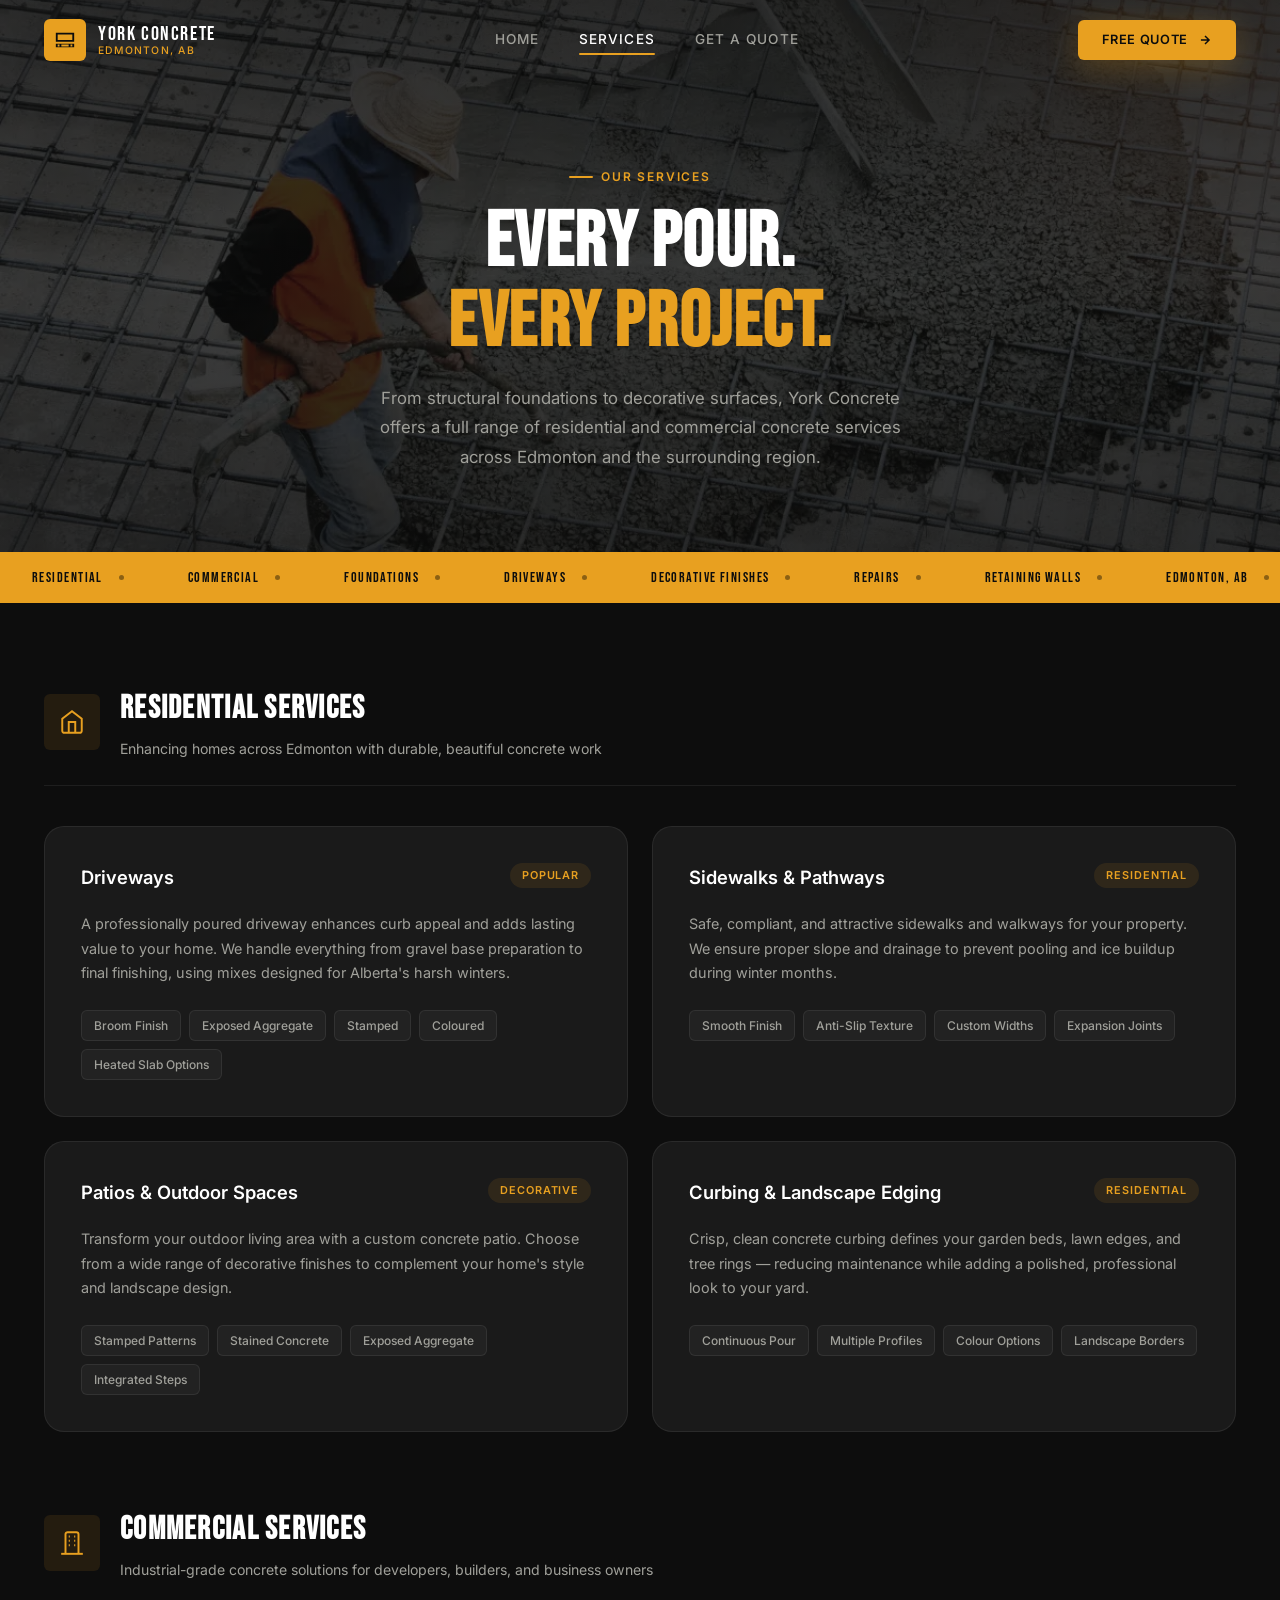
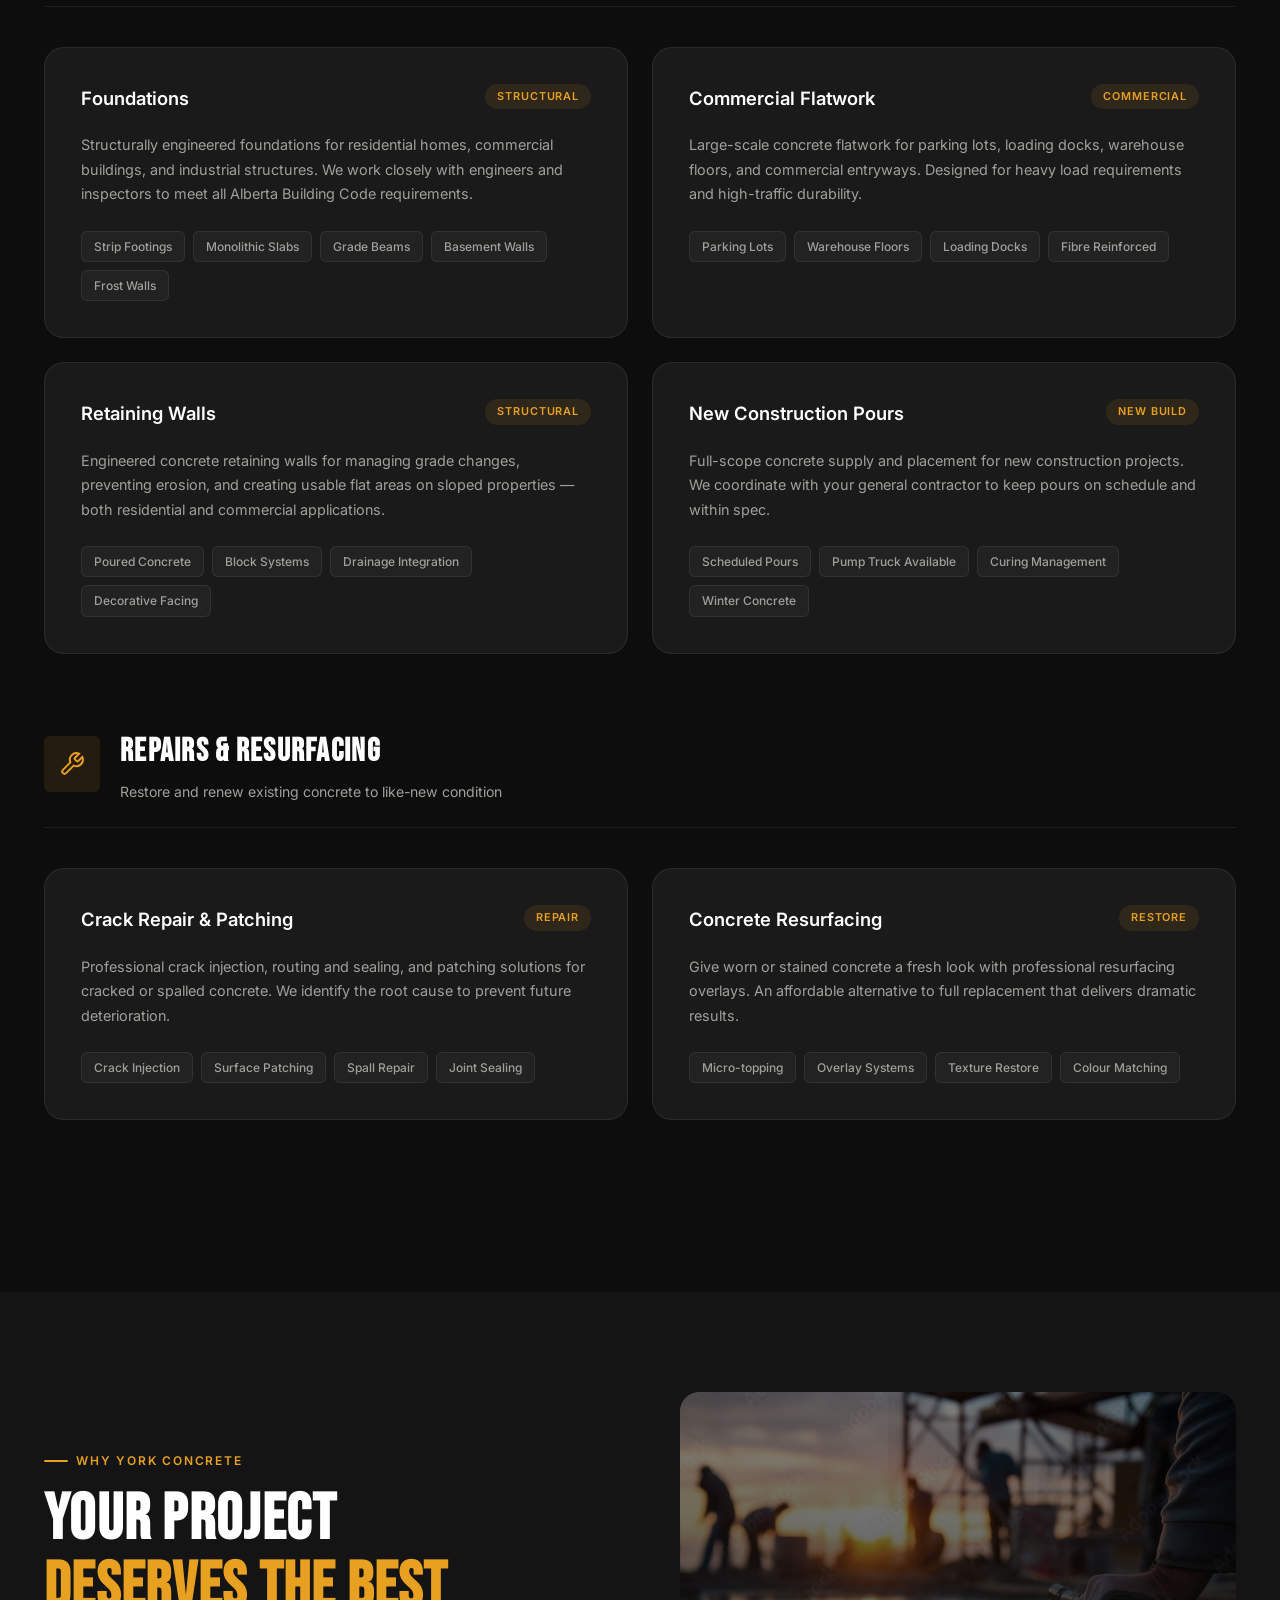
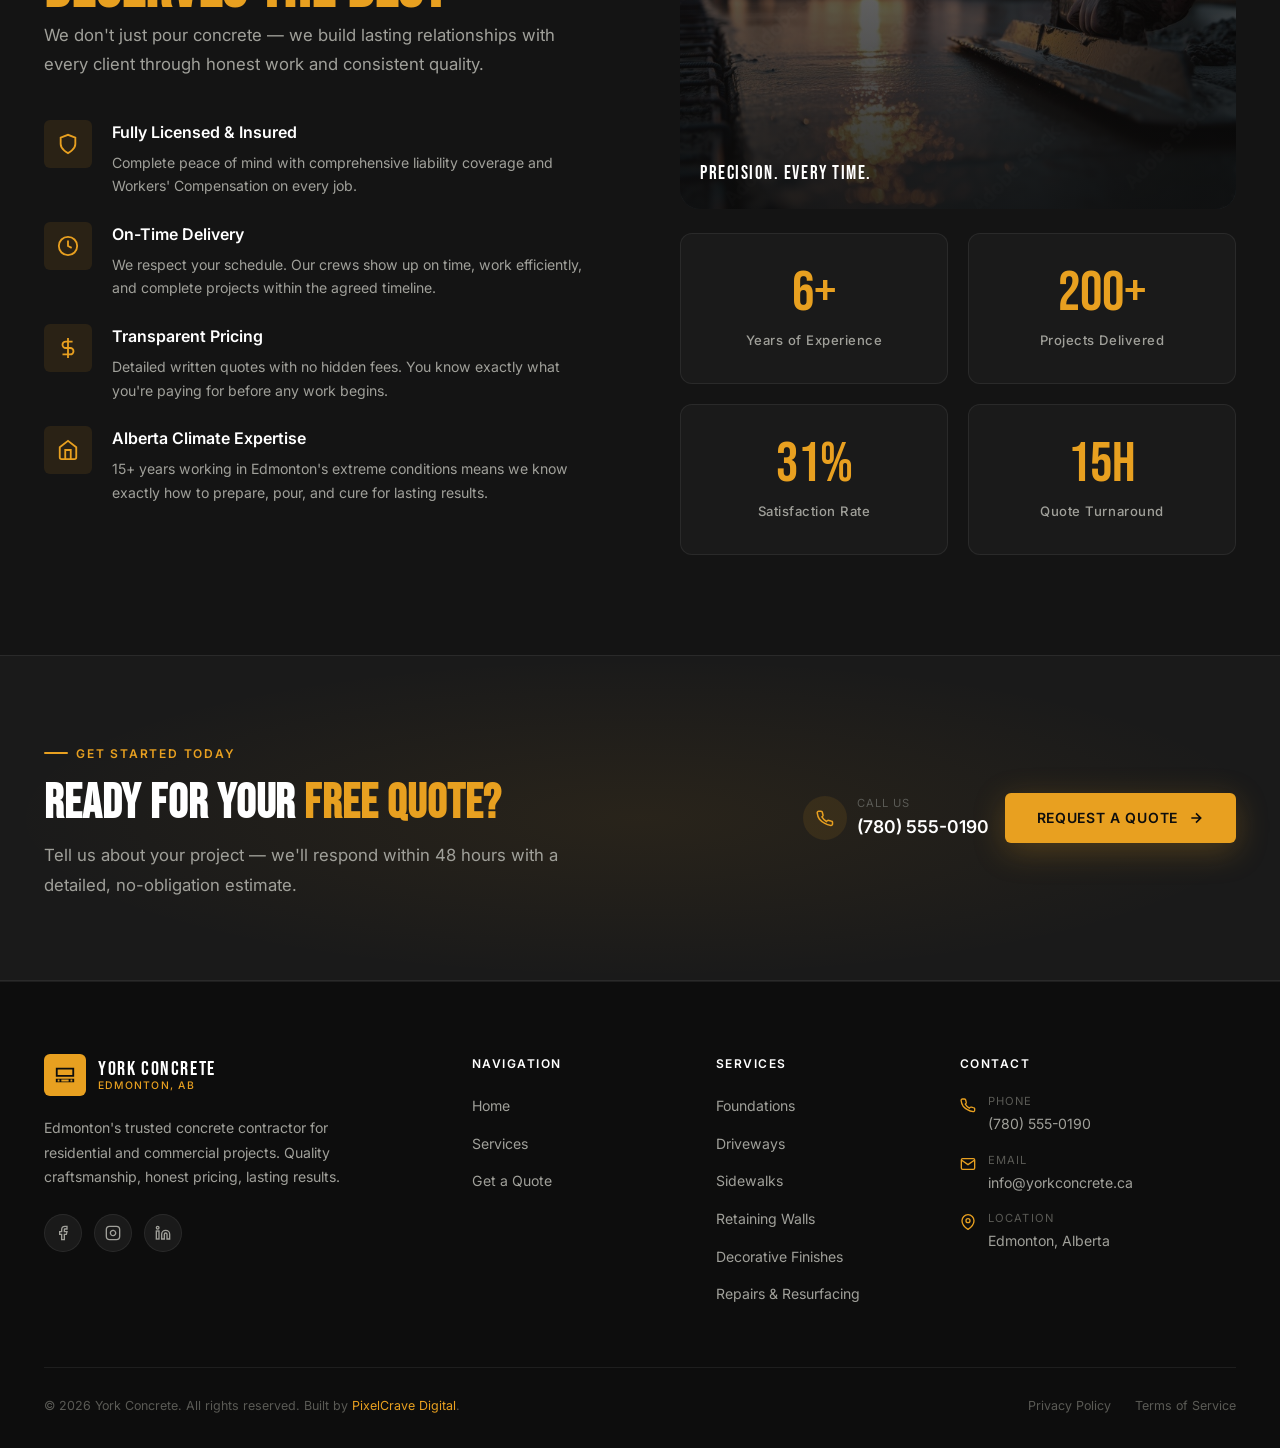
<file: services.html>
<!DOCTYPE html>
<html lang="en-CA">
<head>
  <meta charset="UTF-8" />
  <meta name="viewport" content="width=device-width, initial-scale=1.0" />

  <!-- ===== PRIMARY SEO ===== -->
  <title>Concrete Services Edmonton | Foundations, Driveways, Sidewalks | York Concrete</title>
  <meta name="description" content="York Concrete offers full-service concrete solutions in Edmonton: foundations, driveways, sidewalks, retaining walls, decorative finishes, curbing, and repairs. Residential & commercial. Free estimates." />
  <meta name="keywords" content="concrete services Edmonton, foundation contractor Edmonton, driveway installation Edmonton, stamped concrete Edmonton, retaining wall Edmonton, concrete repair Edmonton, commercial concrete Edmonton, residential concrete Edmonton, decorative concrete Alberta" />
  <meta name="author" content="York Concrete" />
  <meta name="robots" content="index, follow, max-snippet:-1, max-image-preview:large, max-video-preview:-1" />
  <link rel="canonical" href="https://yorkconcrete.ca/services.html" />

  <!-- ===== GEO / LOCAL SEO ===== -->
  <meta name="geo.region" content="CA-AB" />
  <meta name="geo.placename" content="Edmonton" />
  <meta name="geo.position" content="53.5461;-113.4938" />
  <meta name="ICBM" content="53.5461, -113.4938" />

  <!-- ===== OPEN GRAPH ===== -->
  <meta property="og:type" content="website" />
  <meta property="og:site_name" content="York Concrete" />
  <meta property="og:title" content="Concrete Services Edmonton | York Concrete" />
  <meta property="og:description" content="Full-service concrete contractor in Edmonton. Foundations, driveways, sidewalks, retaining walls, decorative finishes & repairs. Residential & commercial." />
  <meta property="og:url" content="https://yorkconcrete.ca/services.html" />
  <meta property="og:image" content="assets/services%20hero.webp" />
  <meta property="og:image:width" content="1200" />
  <meta property="og:image:height" content="630" />
  <meta property="og:image:alt" content="York Concrete services — Edmonton concrete construction" />
  <meta property="og:locale" content="en_CA" />

  <!-- ===== TWITTER CARD ===== -->
  <meta name="twitter:card" content="summary_large_image" />
  <meta name="twitter:title" content="Concrete Services Edmonton | York Concrete" />
  <meta name="twitter:description" content="Full-service concrete contractor in Edmonton. Foundations, driveways, sidewalks, retaining walls, decorative finishes & repairs." />
  <meta name="twitter:image" content="assets/services%20hero.webp" />
  <meta name="twitter:image:alt" content="York Concrete Edmonton construction workers" />

  <!-- ===== JSON-LD STRUCTURED DATA ===== -->
  <script type="application/ld+json">
  {
    "@context": "https://schema.org",
    "@graph": [
      {
        "@type": "BreadcrumbList",
        "itemListElement": [
          {
            "@type": "ListItem",
            "position": 1,
            "name": "Home",
            "item": "https://yorkconcrete.ca/"
          },
          {
            "@type": "ListItem",
            "position": 2,
            "name": "Services",
            "item": "https://yorkconcrete.ca/services.html"
          }
        ]
      },
      {
        "@type": "WebPage",
        "@id": "https://yorkconcrete.ca/services.html#webpage",
        "url": "https://yorkconcrete.ca/services.html",
        "name": "Concrete Services Edmonton | York Concrete",
        "description": "Full-service concrete solutions in Edmonton including foundations, driveways, sidewalks, retaining walls, decorative finishes and repairs.",
        "breadcrumb": {"@id": "https://yorkconcrete.ca/services.html#breadcrumb"},
        "isPartOf": {"@id": "https://yorkconcrete.ca/#website"}
      },
      {
        "@type": "Service",
        "@id": "https://yorkconcrete.ca/services.html#service",
        "serviceType": "Concrete Contractor",
        "name": "Concrete Construction Services",
        "description": "Comprehensive residential and commercial concrete services in Edmonton including foundations, driveways, sidewalks, retaining walls, decorative finishes, and repairs.",
        "provider": {"@id": "https://yorkconcrete.ca/#business"},
        "areaServed": [
          {"@type": "City", "name": "Edmonton"},
          {"@type": "State", "name": "Alberta"}
        ],
        "hasOfferCatalog": {
          "@type": "OfferCatalog",
          "name": "Concrete Services",
          "itemListElement": [
            {"@type": "Offer", "itemOffered": {"@type": "Service", "name": "Residential Driveway Installation", "description": "Professionally poured driveways engineered for Alberta winters"}},
            {"@type": "Offer", "itemOffered": {"@type": "Service", "name": "Sidewalk & Pathway Construction", "description": "Safe, compliant sidewalks with proper slope and drainage"}},
            {"@type": "Offer", "itemOffered": {"@type": "Service", "name": "Patio & Outdoor Spaces", "description": "Custom decorative concrete patios with stamped, exposed aggregate, or coloured finishes"}},
            {"@type": "Offer", "itemOffered": {"@type": "Service", "name": "Curbing & Landscape Edging", "description": "Crisp concrete curbing defining garden beds and lawn edges"}},
            {"@type": "Offer", "itemOffered": {"@type": "Service", "name": "Structural Foundation Pouring", "description": "Engineered foundations meeting Alberta Building Code requirements"}},
            {"@type": "Offer", "itemOffered": {"@type": "Service", "name": "Commercial Concrete Flatwork", "description": "Large-scale flatwork for parking lots, warehouse floors and loading docks"}},
            {"@type": "Offer", "itemOffered": {"@type": "Service", "name": "Retaining Wall Construction", "description": "Structural retaining walls for grade changes and erosion prevention"}},
            {"@type": "Offer", "itemOffered": {"@type": "Service", "name": "Concrete Repair & Resurfacing", "description": "Crack injection, patching, and overlay resurfacing for existing concrete"}}
          ]
        }
      }
    ]
  }
  </script>

  <!-- ===== PERFORMANCE ===== -->
  <link rel="preconnect" href="https://fonts.googleapis.com" />
  <link rel="preconnect" href="https://fonts.gstatic.com" crossorigin />
  <link rel="preconnect" href="https://images.unsplash.com" />
  <link rel="dns-prefetch" href="https://images.unsplash.com" />
  <link rel="stylesheet" href="css/styles.css" />
</head>
<body>

  <!-- ===== NAVBAR ===== -->
  <nav class="navbar scrolled">
    <div class="container">
      <div class="nav-inner">
        <a href="index.html" class="nav-logo">
          <div class="nav-logo-icon">
            <svg viewBox="0 0 24 24" xmlns="http://www.w3.org/2000/svg"><path d="M2 20h20v-4H2v4zm2-3h2v2H4v-2zm4 0h8v2H8v-2zm10 0h2v2h-2v-2zM2 4v10h20V4H2zm18 8H4V6h16v6z"/></svg>
          </div>
          <div class="nav-logo-text">
            <span class="name">YORK CONCRETE</span>
            <span class="tagline">Edmonton, AB</span>
          </div>
        </a>
        <div class="nav-links">
          <a href="index.html" class="nav-link">Home</a>
          <a href="services.html" class="nav-link active">Services</a>
          <a href="quote.html" class="nav-link">Get a Quote</a>
        </div>
        <a href="quote.html" class="btn btn-primary nav-cta">
          Free Quote
          <svg width="14" height="14" viewBox="0 0 24 24" fill="none" stroke="currentColor" stroke-width="2.5"><path d="M5 12h14M12 5l7 7-7 7"/></svg>
        </a>
        <button class="nav-hamburger" aria-label="Toggle menu">
          <span></span><span></span><span></span>
        </button>
      </div>
    </div>
  </nav>

  <div class="mobile-menu">
    <a href="index.html" class="nav-link">Home</a>
    <a href="services.html" class="nav-link">Services</a>
    <a href="quote.html" class="nav-link">Get a Quote</a>
    <a href="quote.html" class="btn btn-primary">Request Free Quote</a>
  </div>

  <!-- ===== PAGE HERO ===== -->
  <section class="page-hero">
    <img
      src="assets/services%20hero.webp"
      alt="York Concrete commercial construction workers at an Edmonton job site"
      class="page-hero-img"
      loading="eager"
      fetchpriority="high"
      width="1920"
      height="1080"
    />
    <div class="page-hero-overlay"></div>
    <div class="container">
      <div class="page-hero-content reveal">
        <span class="section-tag">Our Services</span>
        <h1 class="section-title">Every Pour.<br/><span>Every Project.</span></h1>
        <p class="section-desc">
          From structural foundations to decorative surfaces, York Concrete offers a full range of residential and commercial concrete services across Edmonton and the surrounding region.
        </p>
      </div>
    </div>
  </section>

  <!-- ===== MARQUEE ===== -->
  <div class="marquee-strip">
    <div class="marquee-track">
      <div class="marquee-item">Residential<div class="marquee-dot"></div></div>
      <div class="marquee-item">Commercial<div class="marquee-dot"></div></div>
      <div class="marquee-item">Foundations<div class="marquee-dot"></div></div>
      <div class="marquee-item">Driveways<div class="marquee-dot"></div></div>
      <div class="marquee-item">Decorative Finishes<div class="marquee-dot"></div></div>
      <div class="marquee-item">Repairs<div class="marquee-dot"></div></div>
      <div class="marquee-item">Retaining Walls<div class="marquee-dot"></div></div>
      <div class="marquee-item">Edmonton, AB<div class="marquee-dot"></div></div>
    </div>
  </div>

  <!-- ===== SERVICES FULL ===== -->
  <section class="services-full">
    <div class="container">

      <!-- RESIDENTIAL -->
      <div class="services-category">
        <div class="services-category-header reveal">
          <div class="services-category-icon">
            <svg viewBox="0 0 24 24"><path d="M3 9l9-7 9 7v11a2 2 0 0 1-2 2H5a2 2 0 0 1-2-2z"/><polyline points="9 22 9 12 15 12 15 22"/></svg>
          </div>
          <div>
            <h2 class="services-category-title">Residential Services</h2>
            <p class="services-category-sub">Enhancing homes across Edmonton with durable, beautiful concrete work</p>
          </div>
        </div>

        <div class="services-detail-grid">
          <div class="service-detail-card reveal delay-1">
            <div class="service-detail-header">
              <h3 class="service-detail-title">Driveways</h3>
              <span class="service-detail-badge">Popular</span>
            </div>
            <p class="service-detail-desc">
              A professionally poured driveway enhances curb appeal and adds lasting value to your home. We handle everything from gravel base preparation to final finishing, using mixes designed for Alberta's harsh winters.
            </p>
            <div class="service-detail-features">
              <span class="feature-tag">Broom Finish</span>
              <span class="feature-tag">Exposed Aggregate</span>
              <span class="feature-tag">Stamped</span>
              <span class="feature-tag">Coloured</span>
              <span class="feature-tag">Heated Slab Options</span>
            </div>
          </div>

          <div class="service-detail-card reveal delay-2">
            <div class="service-detail-header">
              <h3 class="service-detail-title">Sidewalks & Pathways</h3>
              <span class="service-detail-badge">Residential</span>
            </div>
            <p class="service-detail-desc">
              Safe, compliant, and attractive sidewalks and walkways for your property. We ensure proper slope and drainage to prevent pooling and ice buildup during winter months.
            </p>
            <div class="service-detail-features">
              <span class="feature-tag">Smooth Finish</span>
              <span class="feature-tag">Anti-Slip Texture</span>
              <span class="feature-tag">Custom Widths</span>
              <span class="feature-tag">Expansion Joints</span>
            </div>
          </div>

          <div class="service-detail-card reveal delay-1">
            <div class="service-detail-header">
              <h3 class="service-detail-title">Patios & Outdoor Spaces</h3>
              <span class="service-detail-badge">Decorative</span>
            </div>
            <p class="service-detail-desc">
              Transform your outdoor living area with a custom concrete patio. Choose from a wide range of decorative finishes to complement your home's style and landscape design.
            </p>
            <div class="service-detail-features">
              <span class="feature-tag">Stamped Patterns</span>
              <span class="feature-tag">Stained Concrete</span>
              <span class="feature-tag">Exposed Aggregate</span>
              <span class="feature-tag">Integrated Steps</span>
            </div>
          </div>

          <div class="service-detail-card reveal delay-2">
            <div class="service-detail-header">
              <h3 class="service-detail-title">Curbing & Landscape Edging</h3>
              <span class="service-detail-badge">Residential</span>
            </div>
            <p class="service-detail-desc">
              Crisp, clean concrete curbing defines your garden beds, lawn edges, and tree rings — reducing maintenance while adding a polished, professional look to your yard.
            </p>
            <div class="service-detail-features">
              <span class="feature-tag">Continuous Pour</span>
              <span class="feature-tag">Multiple Profiles</span>
              <span class="feature-tag">Colour Options</span>
              <span class="feature-tag">Landscape Borders</span>
            </div>
          </div>
        </div>
      </div>

      <!-- COMMERCIAL -->
      <div class="services-category">
        <div class="services-category-header reveal">
          <div class="services-category-icon">
            <svg viewBox="0 0 24 24"><path d="M6 22V4a2 2 0 0 1 2-2h8a2 2 0 0 1 2 2v18"/><path d="M2 22h20"/><path d="M9 6h1m4 0h1M9 10h1m4 0h1M9 14h1m4 0h1"/></svg>
          </div>
          <div>
            <h2 class="services-category-title">Commercial Services</h2>
            <p class="services-category-sub">Industrial-grade concrete solutions for developers, builders, and business owners</p>
          </div>
        </div>

        <div class="services-detail-grid">
          <div class="service-detail-card reveal delay-1">
            <div class="service-detail-header">
              <h3 class="service-detail-title">Foundations</h3>
              <span class="service-detail-badge">Structural</span>
            </div>
            <p class="service-detail-desc">
              Structurally engineered foundations for residential homes, commercial buildings, and industrial structures. We work closely with engineers and inspectors to meet all Alberta Building Code requirements.
            </p>
            <div class="service-detail-features">
              <span class="feature-tag">Strip Footings</span>
              <span class="feature-tag">Monolithic Slabs</span>
              <span class="feature-tag">Grade Beams</span>
              <span class="feature-tag">Basement Walls</span>
              <span class="feature-tag">Frost Walls</span>
            </div>
          </div>

          <div class="service-detail-card reveal delay-2">
            <div class="service-detail-header">
              <h3 class="service-detail-title">Commercial Flatwork</h3>
              <span class="service-detail-badge">Commercial</span>
            </div>
            <p class="service-detail-desc">
              Large-scale concrete flatwork for parking lots, loading docks, warehouse floors, and commercial entryways. Designed for heavy load requirements and high-traffic durability.
            </p>
            <div class="service-detail-features">
              <span class="feature-tag">Parking Lots</span>
              <span class="feature-tag">Warehouse Floors</span>
              <span class="feature-tag">Loading Docks</span>
              <span class="feature-tag">Fibre Reinforced</span>
            </div>
          </div>

          <div class="service-detail-card reveal delay-1">
            <div class="service-detail-header">
              <h3 class="service-detail-title">Retaining Walls</h3>
              <span class="service-detail-badge">Structural</span>
            </div>
            <p class="service-detail-desc">
              Engineered concrete retaining walls for managing grade changes, preventing erosion, and creating usable flat areas on sloped properties — both residential and commercial applications.
            </p>
            <div class="service-detail-features">
              <span class="feature-tag">Poured Concrete</span>
              <span class="feature-tag">Block Systems</span>
              <span class="feature-tag">Drainage Integration</span>
              <span class="feature-tag">Decorative Facing</span>
            </div>
          </div>

          <div class="service-detail-card reveal delay-2">
            <div class="service-detail-header">
              <h3 class="service-detail-title">New Construction Pours</h3>
              <span class="service-detail-badge">New Build</span>
            </div>
            <p class="service-detail-desc">
              Full-scope concrete supply and placement for new construction projects. We coordinate with your general contractor to keep pours on schedule and within spec.
            </p>
            <div class="service-detail-features">
              <span class="feature-tag">Scheduled Pours</span>
              <span class="feature-tag">Pump Truck Available</span>
              <span class="feature-tag">Curing Management</span>
              <span class="feature-tag">Winter Concrete</span>
            </div>
          </div>
        </div>
      </div>

      <!-- REPAIRS & RESURFACING -->
      <div class="services-category">
        <div class="services-category-header reveal">
          <div class="services-category-icon">
            <svg viewBox="0 0 24 24"><path d="M14.7 6.3a1 1 0 0 0 0 1.4l1.6 1.6a1 1 0 0 0 1.4 0l3.77-3.77a6 6 0 0 1-7.94 7.94l-6.91 6.91a2.12 2.12 0 0 1-3-3l6.91-6.91a6 6 0 0 1 7.94-7.94l-3.76 3.76z"/></svg>
          </div>
          <div>
            <h2 class="services-category-title">Repairs & Resurfacing</h2>
            <p class="services-category-sub">Restore and renew existing concrete to like-new condition</p>
          </div>
        </div>

        <div class="services-detail-grid">
          <div class="service-detail-card reveal delay-1">
            <div class="service-detail-header">
              <h3 class="service-detail-title">Crack Repair & Patching</h3>
              <span class="service-detail-badge">Repair</span>
            </div>
            <p class="service-detail-desc">
              Professional crack injection, routing and sealing, and patching solutions for cracked or spalled concrete. We identify the root cause to prevent future deterioration.
            </p>
            <div class="service-detail-features">
              <span class="feature-tag">Crack Injection</span>
              <span class="feature-tag">Surface Patching</span>
              <span class="feature-tag">Spall Repair</span>
              <span class="feature-tag">Joint Sealing</span>
            </div>
          </div>

          <div class="service-detail-card reveal delay-2">
            <div class="service-detail-header">
              <h3 class="service-detail-title">Concrete Resurfacing</h3>
              <span class="service-detail-badge">Restore</span>
            </div>
            <p class="service-detail-desc">
              Give worn or stained concrete a fresh look with professional resurfacing overlays. An affordable alternative to full replacement that delivers dramatic results.
            </p>
            <div class="service-detail-features">
              <span class="feature-tag">Micro-topping</span>
              <span class="feature-tag">Overlay Systems</span>
              <span class="feature-tag">Texture Restore</span>
              <span class="feature-tag">Colour Matching</span>
            </div>
          </div>
        </div>
      </div>

    </div>
  </section>

  <!-- ===== WHY CHOOSE US ===== -->
  <section class="why-us">
    <div class="container">
      <div class="why-grid">
        <div class="reveal">
          <span class="section-tag">Why York Concrete</span>
          <h2 class="section-title">Your Project<br/><span>Deserves The Best</span></h2>
          <p class="section-desc">We don't just pour concrete — we build lasting relationships with every client through honest work and consistent quality.</p>

          <div class="why-features">
            <div class="why-feature">
              <div class="why-feature-icon">
                <svg viewBox="0 0 24 24"><path d="M12 22s8-4 8-10V5l-8-3-8 3v7c0 6 8 10 8 10z"/></svg>
              </div>
              <div class="why-feature-body">
                <h4 class="why-feature-title">Fully Licensed & Insured</h4>
                <p class="why-feature-desc">Complete peace of mind with comprehensive liability coverage and Workers' Compensation on every job.</p>
              </div>
            </div>
            <div class="why-feature">
              <div class="why-feature-icon">
                <svg viewBox="0 0 24 24"><circle cx="12" cy="12" r="10"/><polyline points="12 6 12 12 16 14"/></svg>
              </div>
              <div class="why-feature-body">
                <h4 class="why-feature-title">On-Time Delivery</h4>
                <p class="why-feature-desc">We respect your schedule. Our crews show up on time, work efficiently, and complete projects within the agreed timeline.</p>
              </div>
            </div>
            <div class="why-feature">
              <div class="why-feature-icon">
                <svg viewBox="0 0 24 24"><line x1="12" y1="1" x2="12" y2="23"/><path d="M17 5H9.5a3.5 3.5 0 0 0 0 7h5a3.5 3.5 0 0 1 0 7H6"/></svg>
              </div>
              <div class="why-feature-body">
                <h4 class="why-feature-title">Transparent Pricing</h4>
                <p class="why-feature-desc">Detailed written quotes with no hidden fees. You know exactly what you're paying for before any work begins.</p>
              </div>
            </div>
            <div class="why-feature">
              <div class="why-feature-icon">
                <svg viewBox="0 0 24 24"><path d="M3 9l9-7 9 7v11a2 2 0 0 1-2 2H5a2 2 0 0 1-2-2z"/><polyline points="9 22 9 12 15 12 15 22"/></svg>
              </div>
              <div class="why-feature-body">
                <h4 class="why-feature-title">Alberta Climate Expertise</h4>
                <p class="why-feature-desc">15+ years working in Edmonton's extreme conditions means we know exactly how to prepare, pour, and cure for lasting results.</p>
              </div>
            </div>
          </div>
        </div>

        <div class="reveal delay-2">
          <div class="why-photo-wrap">
            <img
              src="assets/construction-headphones.jpg"
              alt="Construction worker wearing safety earmuffs on a York Concrete job site in Edmonton"
              loading="lazy"
              width="800"
              height="600"
            />
            <div class="why-photo-overlay"></div>
            <div class="why-photo-label">PRECISION. EVERY TIME.</div>
          </div>
          <div class="why-stats">
            <div class="why-stat-card">
              <div class="why-stat-num" data-count="15" data-suffix="+">15+</div>
              <div class="why-stat-label">Years of Experience</div>
            </div>
            <div class="why-stat-card">
              <div class="why-stat-num" data-count="500" data-suffix="+">500+</div>
              <div class="why-stat-label">Projects Delivered</div>
            </div>
            <div class="why-stat-card">
              <div class="why-stat-num" data-count="100" data-suffix="%">100%</div>
              <div class="why-stat-label">Satisfaction Rate</div>
            </div>
            <div class="why-stat-card">
              <div class="why-stat-num" data-count="48" data-suffix="h">48h</div>
              <div class="why-stat-label">Quote Turnaround</div>
            </div>
          </div>
        </div>
      </div>
    </div>
  </section>

  <!-- ===== CTA BAND ===== -->
  <section class="cta-band">
    <div class="container">
      <div class="cta-inner">
        <div class="cta-text reveal">
          <span class="section-tag">Get Started Today</span>
          <h2 class="section-title">Ready for Your <span>Free Quote?</span></h2>
          <p class="section-desc">Tell us about your project — we'll respond within 48 hours with a detailed, no-obligation estimate.</p>
        </div>
        <div class="cta-actions reveal delay-2">
          <div class="cta-phone">
            <div class="cta-phone-icon">
              <svg viewBox="0 0 24 24"><path d="M22 16.92v3a2 2 0 0 1-2.18 2 19.79 19.79 0 0 1-8.63-3.07A19.5 19.5 0 0 1 4.69 13.8a19.79 19.79 0 0 1-3.07-8.67A2 2 0 0 1 3.6 3h3a2 2 0 0 1 2 1.72c.127.96.361 1.903.7 2.81a2 2 0 0 1-.45 2.11L7.91 10.6a16 16 0 0 0 6.08 6.08l.99-.99a2 2 0 0 1 2.11-.45c.907.339 1.85.573 2.81.7A2 2 0 0 1 22 17.92z"/></svg>
            </div>
            <div class="cta-phone-info">
              <div class="cta-phone-label">Call Us</div>
              <div class="cta-phone-num">(780) 555-0190</div>
            </div>
          </div>
          <a href="quote.html" class="btn btn-primary">
            Request a Quote
            <svg width="16" height="16" viewBox="0 0 24 24" fill="none" stroke="currentColor" stroke-width="2.5"><path d="M5 12h14M12 5l7 7-7 7"/></svg>
          </a>
        </div>
      </div>
    </div>
  </section>

  <!-- ===== FOOTER ===== -->
  <footer class="footer">
    <div class="container">
      <div class="footer-grid">
        <div class="footer-brand">
          <a href="index.html" class="nav-logo">
            <div class="nav-logo-icon">
              <svg viewBox="0 0 24 24" xmlns="http://www.w3.org/2000/svg"><path d="M2 20h20v-4H2v4zm2-3h2v2H4v-2zm4 0h8v2H8v-2zm10 0h2v2h-2v-2zM2 4v10h20V4H2zm18 8H4V6h16v6z"/></svg>
            </div>
            <div class="nav-logo-text">
              <span class="name">YORK CONCRETE</span>
              <span class="tagline">Edmonton, AB</span>
            </div>
          </a>
          <p class="footer-brand-desc">Edmonton's trusted concrete contractor for residential and commercial projects. Quality craftsmanship, honest pricing, lasting results.</p>
          <div class="footer-social">
            <a href="#" aria-label="Facebook"><svg viewBox="0 0 24 24"><path d="M18 2h-3a5 5 0 0 0-5 5v3H7v4h3v8h4v-8h3l1-4h-4V7a1 1 0 0 1 1-1h3z"/></svg></a>
            <a href="#" aria-label="Instagram"><svg viewBox="0 0 24 24"><rect x="2" y="2" width="20" height="20" rx="5" ry="5"/><path d="M16 11.37A4 4 0 1 1 12.63 8 4 4 0 0 1 16 11.37z"/><line x1="17.5" y1="6.5" x2="17.51" y2="6.5"/></svg></a>
            <a href="#" aria-label="LinkedIn"><svg viewBox="0 0 24 24"><path d="M16 8a6 6 0 0 1 6 6v7h-4v-7a2 2 0 0 0-2-2 2 2 0 0 0-2 2v7h-4v-7a6 6 0 0 1 6-6z"/><rect x="2" y="9" width="4" height="12"/><circle cx="4" cy="4" r="2"/></svg></a>
          </div>
        </div>
        <div>
          <h4 class="footer-col-title">Navigation</h4>
          <ul class="footer-links">
            <li><a href="index.html">Home</a></li>
            <li><a href="services.html">Services</a></li>
            <li><a href="quote.html">Get a Quote</a></li>
          </ul>
        </div>
        <div>
          <h4 class="footer-col-title">Services</h4>
          <ul class="footer-links">
            <li><a href="services.html">Foundations</a></li>
            <li><a href="services.html">Driveways</a></li>
            <li><a href="services.html">Sidewalks</a></li>
            <li><a href="services.html">Retaining Walls</a></li>
            <li><a href="services.html">Decorative Finishes</a></li>
            <li><a href="services.html">Repairs & Resurfacing</a></li>
          </ul>
        </div>
        <div>
          <h4 class="footer-col-title">Contact</h4>
          <div class="footer-contact-item">
            <div class="footer-contact-icon"><svg viewBox="0 0 24 24"><path d="M22 16.92v3a2 2 0 0 1-2.18 2 19.79 19.79 0 0 1-8.63-3.07A19.5 19.5 0 0 1 4.69 13.8a19.79 19.79 0 0 1-3.07-8.67A2 2 0 0 1 3.6 3h3a2 2 0 0 1 2 1.72c.127.96.361 1.903.7 2.81a2 2 0 0 1-.45 2.11L7.91 10.6a16 16 0 0 0 6.08 6.08l.99-.99a2 2 0 0 1 2.11-.45c.907.339 1.85.573 2.81.7A2 2 0 0 1 22 17.92z"/></svg></div>
            <div class="footer-contact-info"><div class="footer-contact-label">Phone</div><div class="footer-contact-val">(780) 555-0190</div></div>
          </div>
          <div class="footer-contact-item">
            <div class="footer-contact-icon"><svg viewBox="0 0 24 24"><path d="M4 4h16c1.1 0 2 .9 2 2v12c0 1.1-.9 2-2 2H4c-1.1 0-2-.9-2-2V6c0-1.1.9-2 2-2z"/><polyline points="22,6 12,13 2,6"/></svg></div>
            <div class="footer-contact-info"><div class="footer-contact-label">Email</div><div class="footer-contact-val">info@yorkconcrete.ca</div></div>
          </div>
          <div class="footer-contact-item">
            <div class="footer-contact-icon"><svg viewBox="0 0 24 24"><path d="M21 10c0 7-9 13-9 13s-9-6-9-13a9 9 0 0 1 18 0z"/><circle cx="12" cy="10" r="3"/></svg></div>
            <div class="footer-contact-info"><div class="footer-contact-label">Location</div><div class="footer-contact-val">Edmonton, Alberta</div></div>
          </div>
        </div>
      </div>
      <div class="footer-bottom">
        <p class="footer-copy">&copy; 2026 York Concrete. All rights reserved. Built by <a href="#">PixelCrave Digital</a>.</p>
        <div class="footer-legal">
          <a href="#">Privacy Policy</a>
          <a href="#">Terms of Service</a>
        </div>
      </div>
    </div>
  </footer>

  <script src="js/main.js"></script>
</body>
</html>
</file>
<file: css/styles.css>
/* ============================================
   YORK CONCRETE — Design System
   PixelCrave Digital
   ============================================ */

/* --- Google Fonts --- */
@import url('https://fonts.googleapis.com/css2?family=Inter:wght@300;400;500;600;700;800;900&family=Bebas+Neue&display=swap');

/* --- CSS Custom Properties --- */
:root {
  --clr-bg:        #0d0d0d;
  --clr-bg2:       #141414;
  --clr-surface:   #1a1a1a;
  --clr-surface2:  #222222;
  --clr-border:    rgba(255,255,255,0.07);
  --clr-accent:    #E8A020;
  --clr-accent-dk: #c4851a;
  --clr-accent-lt: #f5b84a;
  --clr-white:     #ffffff;
  --clr-gray1:     #f0f0ee;
  --clr-gray2:     #a0a09a;
  --clr-gray3:     #5a5a55;

  --ff-head:  'Bebas Neue', sans-serif;
  --ff-body:  'Inter', sans-serif;

  --fw-light:   300;
  --fw-reg:     400;
  --fw-med:     500;
  --fw-semi:    600;
  --fw-bold:    700;
  --fw-black:   900;

  --radius-sm:  6px;
  --radius-md:  12px;
  --radius-lg:  20px;
  --radius-xl:  32px;

  --shadow-sm:  0 2px 12px rgba(0,0,0,0.4);
  --shadow-md:  0 8px 32px rgba(0,0,0,0.5);
  --shadow-lg:  0 20px 60px rgba(0,0,0,0.6);
  --shadow-accent: 0 8px 32px rgba(232,160,32,0.25);

  --transition: 0.3s cubic-bezier(0.4, 0, 0.2, 1);
  --transition-slow: 0.6s cubic-bezier(0.4, 0, 0.2, 1);

  --max-w: 1240px;
  --nav-h: 80px;
}

/* --- Reset & Base --- */
*, *::before, *::after {
  box-sizing: border-box;
  margin: 0;
  padding: 0;
}

html {
  scroll-behavior: smooth;
  font-size: 16px;
}

body {
  font-family: var(--ff-body);
  background-color: var(--clr-bg);
  color: var(--clr-gray1);
  line-height: 1.6;
  overflow-x: hidden;
  -webkit-font-smoothing: antialiased;
}

img { max-width: 100%; display: block; }
a { text-decoration: none; color: inherit; }
ul, ol { list-style: none; }
button { cursor: pointer; border: none; background: none; font-family: inherit; }
input, select, textarea { font-family: inherit; }

/* --- Scrollbar --- */
::-webkit-scrollbar { width: 6px; }
::-webkit-scrollbar-track { background: var(--clr-bg); }
::-webkit-scrollbar-thumb { background: var(--clr-accent); border-radius: 99px; }

/* ============================================
   UTILITY CLASSES
   ============================================ */
.container {
  width: 100%;
  max-width: var(--max-w);
  margin-inline: auto;
  padding-inline: 24px;
}

.section-tag {
  display: inline-flex;
  align-items: center;
  gap: 8px;
  font-size: 0.75rem;
  font-weight: var(--fw-semi);
  letter-spacing: 0.15em;
  text-transform: uppercase;
  color: var(--clr-accent);
  margin-bottom: 16px;
}
.section-tag::before {
  content: '';
  width: 24px;
  height: 2px;
  background: var(--clr-accent);
  border-radius: 2px;
}

.section-title {
  font-family: var(--ff-head);
  font-size: clamp(2.5rem, 5vw, 4rem);
  line-height: 1.05;
  color: var(--clr-white);
  letter-spacing: 0.02em;
}

.section-title span {
  color: var(--clr-accent);
}

.section-desc {
  font-size: 1.05rem;
  color: var(--clr-gray2);
  line-height: 1.75;
  max-width: 560px;
}

/* Buttons */
.btn {
  display: inline-flex;
  align-items: center;
  gap: 10px;
  padding: 14px 32px;
  border-radius: var(--radius-sm);
  font-size: 0.875rem;
  font-weight: var(--fw-semi);
  letter-spacing: 0.05em;
  text-transform: uppercase;
  transition: var(--transition);
  position: relative;
  overflow: hidden;
}
.btn::after {
  content: '';
  position: absolute;
  inset: 0;
  background: rgba(255,255,255,0.08);
  opacity: 0;
  transition: var(--transition);
}
.btn:hover::after { opacity: 1; }

.btn-primary {
  background: var(--clr-accent);
  color: var(--clr-bg);
  box-shadow: var(--shadow-accent);
}
.btn-primary:hover {
  background: var(--clr-accent-lt);
  transform: translateY(-2px);
  box-shadow: 0 12px 40px rgba(232,160,32,0.4);
}

.btn-outline {
  border: 1px solid rgba(255,255,255,0.2);
  color: var(--clr-white);
}
.btn-outline:hover {
  border-color: var(--clr-accent);
  color: var(--clr-accent);
  transform: translateY(-2px);
}

.btn-ghost {
  color: var(--clr-accent);
  padding-left: 0;
  padding-right: 0;
}
.btn-ghost:hover { gap: 16px; }
.btn-ghost svg { transition: var(--transition); }
.btn-ghost:hover svg { transform: translateX(4px); }

/* Divider */
.divider {
  width: 100%;
  height: 1px;
  background: var(--clr-border);
}

/* Fade-in on scroll */
.reveal {
  opacity: 0;
  transform: translateY(30px);
  transition: opacity 0.7s ease, transform 0.7s ease;
}
.reveal.visible {
  opacity: 1;
  transform: translateY(0);
}
.reveal-left {
  opacity: 0;
  transform: translateX(-30px);
  transition: opacity 0.7s ease, transform 0.7s ease;
}
.reveal-left.visible { opacity: 1; transform: translateX(0); }
.reveal-right {
  opacity: 0;
  transform: translateX(30px);
  transition: opacity 0.7s ease, transform 0.7s ease;
}
.reveal-right.visible { opacity: 1; transform: translateX(0); }

.delay-1 { transition-delay: 0.1s; }
.delay-2 { transition-delay: 0.2s; }
.delay-3 { transition-delay: 0.3s; }
.delay-4 { transition-delay: 0.4s; }
.delay-5 { transition-delay: 0.5s; }

/* ============================================
   NAVIGATION
   ============================================ */
.navbar {
  position: fixed;
  top: 0;
  left: 0;
  right: 0;
  z-index: 1000;
  height: var(--nav-h);
  display: flex;
  align-items: center;
  transition: var(--transition);
}

.navbar.scrolled {
  background: rgba(13,13,13,0.92);
  backdrop-filter: blur(20px);
  -webkit-backdrop-filter: blur(20px);
  border-bottom: 1px solid var(--clr-border);
  box-shadow: var(--shadow-md);
}

.nav-inner {
  display: flex;
  align-items: center;
  justify-content: space-between;
  width: 100%;
}

.nav-logo {
  display: flex;
  align-items: center;
  gap: 12px;
}

.nav-logo-icon {
  width: 42px;
  height: 42px;
  background: var(--clr-accent);
  border-radius: var(--radius-sm);
  display: flex;
  align-items: center;
  justify-content: center;
  flex-shrink: 0;
}

.nav-logo-icon svg {
  width: 22px;
  height: 22px;
  fill: var(--clr-bg);
}

.nav-logo-text {
  display: flex;
  flex-direction: column;
  line-height: 1.1;
}
.nav-logo-text .name {
  font-family: var(--ff-head);
  font-size: 1.25rem;
  letter-spacing: 0.08em;
  color: var(--clr-white);
}
.nav-logo-text .tagline {
  font-size: 0.65rem;
  font-weight: var(--fw-med);
  letter-spacing: 0.12em;
  text-transform: uppercase;
  color: var(--clr-accent);
}

.nav-links {
  display: flex;
  align-items: center;
  gap: 40px;
}

.nav-link {
  font-size: 0.85rem;
  font-weight: var(--fw-med);
  letter-spacing: 0.08em;
  text-transform: uppercase;
  color: var(--clr-gray2);
  position: relative;
  transition: var(--transition);
}
.nav-link::after {
  content: '';
  position: absolute;
  bottom: -4px;
  left: 0;
  width: 0;
  height: 2px;
  background: var(--clr-accent);
  border-radius: 2px;
  transition: var(--transition);
}
.nav-link:hover, .nav-link.active { color: var(--clr-white); }
.nav-link:hover::after, .nav-link.active::after { width: 100%; }

.nav-cta {
  padding: 10px 24px;
  font-size: 0.8rem;
}

/* Hamburger */
.nav-hamburger {
  display: none;
  flex-direction: column;
  gap: 5px;
  padding: 4px;
  cursor: pointer;
}
.nav-hamburger span {
  width: 26px;
  height: 2px;
  background: var(--clr-white);
  border-radius: 2px;
  transition: var(--transition);
  display: block;
}
.nav-hamburger.open span:nth-child(1) { transform: translateY(7px) rotate(45deg); }
.nav-hamburger.open span:nth-child(2) { opacity: 0; transform: scaleX(0); }
.nav-hamburger.open span:nth-child(3) { transform: translateY(-7px) rotate(-45deg); }

/* Mobile Menu */
.mobile-menu {
  display: none;
  position: fixed;
  inset: 0;
  top: var(--nav-h);
  background: rgba(13,13,13,0.97);
  backdrop-filter: blur(24px);
  z-index: 999;
  flex-direction: column;
  align-items: center;
  justify-content: center;
  gap: 32px;
  opacity: 0;
  pointer-events: none;
  transition: opacity 0.3s ease;
}
.mobile-menu.open {
  opacity: 1;
  pointer-events: all;
}
.mobile-menu .nav-link {
  font-size: 1.5rem;
  letter-spacing: 0.12em;
}
.mobile-menu .btn { margin-top: 8px; }

/* ============================================
   HERO — Home
   ============================================ */
.hero {
  min-height: 100vh;
  display: flex;
  align-items: center;
  position: relative;
  overflow: hidden;
  padding-top: var(--nav-h);
}

.hero-bg {
  position: absolute;
  inset: 0;
  z-index: 0;
}

/* Concrete texture via CSS pattern */
.hero-bg::before {
  content: '';
  position: absolute;
  inset: 0;
  background-image:
    radial-gradient(circle at 20% 80%, rgba(232,160,32,0.08) 0%, transparent 50%),
    radial-gradient(circle at 80% 20%, rgba(232,160,32,0.05) 0%, transparent 50%),
    url("data:image/svg+xml,%3Csvg xmlns='http://www.w3.org/2000/svg' width='400' height='400'%3E%3Cfilter id='noise'%3E%3CfeTurbulence type='fractalNoise' baseFrequency='0.65' numOctaves='3' stitchTiles='stitch'/%3E%3CfeColorMatrix type='saturate' values='0'/%3E%3C/filter%3E%3Crect width='400' height='400' filter='url(%23noise)' opacity='0.04'/%3E%3C/svg%3E");
  background-size: cover, cover, 400px 400px;
}

.hero-grid-line {
  position: absolute;
  inset: 0;
  background-image:
    linear-gradient(rgba(255,255,255,0.015) 1px, transparent 1px),
    linear-gradient(90deg, rgba(255,255,255,0.015) 1px, transparent 1px);
  background-size: 60px 60px;
}

.hero-accent-bar {
  position: absolute;
  left: 0;
  top: 0;
  bottom: 0;
  width: 4px;
  background: linear-gradient(to bottom, transparent, var(--clr-accent), transparent);
  opacity: 0.6;
}

.hero-content {
  position: relative;
  z-index: 1;
  display: grid;
  grid-template-columns: 1fr 1fr;
  gap: 80px;
  align-items: center;
  padding-block: 80px;
}

.hero-left {}

.hero-badge {
  display: inline-flex;
  align-items: center;
  gap: 8px;
  background: rgba(232,160,32,0.1);
  border: 1px solid rgba(232,160,32,0.25);
  border-radius: 99px;
  padding: 6px 16px 6px 6px;
  margin-bottom: 32px;
}
.hero-badge-dot {
  width: 8px;
  height: 8px;
  background: var(--clr-accent);
  border-radius: 50%;
  animation: pulse-dot 2s ease-in-out infinite;
}
@keyframes pulse-dot {
  0%, 100% { transform: scale(1); opacity: 1; }
  50% { transform: scale(1.4); opacity: 0.7; }
}
.hero-badge span {
  font-size: 0.75rem;
  font-weight: var(--fw-semi);
  letter-spacing: 0.1em;
  text-transform: uppercase;
  color: var(--clr-accent);
}

.hero-title {
  font-family: var(--ff-head);
  font-size: clamp(3.5rem, 7vw, 6.5rem);
  line-height: 1;
  letter-spacing: 0.02em;
  color: var(--clr-white);
  margin-bottom: 8px;
}
.hero-title .highlight {
  color: var(--clr-accent);
  display: block;
}

.hero-subtitle {
  font-family: var(--ff-head);
  font-size: clamp(1.5rem, 3vw, 2.5rem);
  color: var(--clr-gray3);
  letter-spacing: 0.08em;
  margin-bottom: 28px;
}

.hero-desc {
  font-size: 1.05rem;
  color: var(--clr-gray2);
  line-height: 1.8;
  margin-bottom: 44px;
  max-width: 480px;
}

.hero-actions {
  display: flex;
  align-items: center;
  gap: 20px;
  flex-wrap: wrap;
}

.hero-trust {
  display: flex;
  align-items: center;
  gap: 8px;
  margin-top: 48px;
}
.hero-trust-avatars {
  display: flex;
}
.hero-trust-avatars .avatar {
  width: 36px;
  height: 36px;
  border-radius: 50%;
  border: 2px solid var(--clr-bg);
  background: var(--clr-surface2);
  display: flex;
  align-items: center;
  justify-content: center;
  font-size: 0.65rem;
  font-weight: var(--fw-bold);
  color: var(--clr-accent);
  margin-left: -10px;
}
.hero-trust-avatars .avatar:first-child { margin-left: 0; }
.hero-trust-text {
  margin-left: 8px;
  font-size: 0.8rem;
  color: var(--clr-gray2);
}
.hero-trust-text strong { color: var(--clr-white); }

/* Hero Right — Stats Card */
.hero-right {
  display: flex;
  flex-direction: column;
  gap: 20px;
}

.hero-stats-card {
  background: var(--clr-surface);
  border: 1px solid var(--clr-border);
  border-radius: var(--radius-lg);
  padding: 36px;
  position: relative;
  overflow: hidden;
}
.hero-stats-card::before {
  content: '';
  position: absolute;
  top: 0;
  left: 0;
  right: 0;
  height: 3px;
  background: linear-gradient(90deg, var(--clr-accent), var(--clr-accent-lt));
}

.hero-stats-grid {
  display: grid;
  grid-template-columns: 1fr 1fr;
  gap: 32px;
}

.hero-stat {
  display: flex;
  flex-direction: column;
  gap: 4px;
}
.hero-stat-num {
  font-family: var(--ff-head);
  font-size: 3rem;
  line-height: 1;
  color: var(--clr-white);
  letter-spacing: 0.02em;
}
.hero-stat-num .accent { color: var(--clr-accent); }
.hero-stat-label {
  font-size: 0.78rem;
  color: var(--clr-gray2);
  font-weight: var(--fw-med);
  letter-spacing: 0.06em;
  text-transform: uppercase;
}

.hero-service-pills {
  display: flex;
  flex-wrap: wrap;
  gap: 10px;
}
.hero-pill {
  background: var(--clr-surface);
  border: 1px solid var(--clr-border);
  border-radius: 99px;
  padding: 8px 18px;
  font-size: 0.8rem;
  font-weight: var(--fw-med);
  color: var(--clr-gray2);
  transition: var(--transition);
  cursor: default;
}
.hero-pill:hover {
  border-color: var(--clr-accent);
  color: var(--clr-accent);
  background: rgba(232,160,32,0.08);
}

.hero-scroll {
  position: absolute;
  bottom: 40px;
  left: 50%;
  transform: translateX(-50%);
  display: flex;
  flex-direction: column;
  align-items: center;
  gap: 8px;
  z-index: 1;
}
.hero-scroll span {
  font-size: 0.7rem;
  letter-spacing: 0.15em;
  text-transform: uppercase;
  color: var(--clr-gray3);
}
.scroll-line {
  width: 1px;
  height: 48px;
  background: linear-gradient(to bottom, var(--clr-accent), transparent);
  animation: scroll-anim 2s ease-in-out infinite;
}
@keyframes scroll-anim {
  0%, 100% { transform: scaleY(1); opacity: 1; }
  50% { transform: scaleY(0.5); opacity: 0.4; }
}

/* ============================================
   MARQUEE STRIP
   ============================================ */
.marquee-strip {
  background: var(--clr-accent);
  padding: 14px 0;
  overflow: hidden;
  position: relative;
}
.marquee-track {
  display: flex;
  width: max-content;
  animation: marquee 25s linear infinite;
}
.marquee-track:hover { animation-play-state: paused; }
@keyframes marquee {
  from { transform: translateX(0); }
  to   { transform: translateX(-50%); }
}
.marquee-item {
  display: flex;
  align-items: center;
  gap: 16px;
  padding: 0 32px;
  font-family: var(--ff-head);
  font-size: 0.9rem;
  letter-spacing: 0.1em;
  color: var(--clr-bg);
  white-space: nowrap;
}
.marquee-dot {
  width: 5px;
  height: 5px;
  background: rgba(0,0,0,0.4);
  border-radius: 50%;
}

/* ============================================
   ABOUT STRIP — Home
   ============================================ */
.about-strip {
  padding: 100px 0;
}
.about-inner {
  display: grid;
  grid-template-columns: 1fr 1fr;
  gap: 80px;
  align-items: center;
}
.about-visual {
  position: relative;
}
.about-img-wrap {
  position: relative;
  border-radius: var(--radius-lg);
  overflow: hidden;
  aspect-ratio: 4/3;
  background: var(--clr-surface);
}
/* Concrete texture placeholder */
.about-img-wrap::before {
  content: '';
  position: absolute;
  inset: 0;
  background:
    linear-gradient(135deg, #1a1a1a 0%, #2a2520 50%, #1a1a1a 100%),
    url("data:image/svg+xml,%3Csvg xmlns='http://www.w3.org/2000/svg' width='300' height='300'%3E%3Cfilter id='n'%3E%3CfeTurbulence type='fractalNoise' baseFrequency='0.9' numOctaves='4' stitchTiles='stitch'/%3E%3CfeColorMatrix type='saturate' values='0'/%3E%3C/filter%3E%3Crect width='300' height='300' filter='url(%23n)' opacity='0.15'/%3E%3C/svg%3E");
}
.about-img-overlay {
  position: absolute;
  inset: 0;
  display: flex;
  align-items: center;
  justify-content: center;
  flex-direction: column;
  gap: 16px;
}
.about-img-icon {
  width: 80px;
  height: 80px;
  border-radius: 50%;
  background: rgba(232,160,32,0.15);
  border: 1px solid rgba(232,160,32,0.3);
  display: flex;
  align-items: center;
  justify-content: center;
}
.about-img-icon svg {
  width: 36px;
  height: 36px;
  fill: var(--clr-accent);
}
.about-img-label {
  font-family: var(--ff-head);
  font-size: 1.4rem;
  letter-spacing: 0.08em;
  color: var(--clr-gray2);
}

.about-float-badge {
  position: absolute;
  bottom: -20px;
  right: -20px;
  background: var(--clr-accent);
  border-radius: var(--radius-md);
  padding: 20px 24px;
  display: flex;
  flex-direction: column;
  align-items: center;
  gap: 2px;
  box-shadow: var(--shadow-accent);
}
.about-float-badge .num {
  font-family: var(--ff-head);
  font-size: 2.5rem;
  line-height: 1;
  color: var(--clr-bg);
}
.about-float-badge .lbl {
  font-size: 0.7rem;
  font-weight: var(--fw-semi);
  letter-spacing: 0.1em;
  text-transform: uppercase;
  color: rgba(0,0,0,0.6);
  text-align: center;
}

.about-content {}
.about-content .section-title { margin-bottom: 20px; }
.about-content .section-desc { margin-bottom: 32px; }

.about-list {
  display: flex;
  flex-direction: column;
  gap: 16px;
  margin-bottom: 40px;
}
.about-list-item {
  display: flex;
  align-items: flex-start;
  gap: 14px;
}
.about-list-icon {
  width: 24px;
  height: 24px;
  background: rgba(232,160,32,0.15);
  border-radius: 50%;
  display: flex;
  align-items: center;
  justify-content: center;
  flex-shrink: 0;
  margin-top: 2px;
}
.about-list-icon svg {
  width: 12px;
  height: 12px;
  stroke: var(--clr-accent);
  fill: none;
  stroke-width: 2.5;
}
.about-list-item p {
  font-size: 0.95rem;
  color: var(--clr-gray2);
  line-height: 1.6;
}
.about-list-item p strong { color: var(--clr-white); }

.founder-card {
  display: flex;
  align-items: center;
  gap: 16px;
  background: var(--clr-surface);
  border: 1px solid var(--clr-border);
  border-radius: var(--radius-md);
  padding: 20px 24px;
  margin-top: 32px;
}
.founder-avatar {
  width: 52px;
  height: 52px;
  border-radius: 50%;
  background: var(--clr-surface2);
  border: 2px solid var(--clr-accent);
  display: flex;
  align-items: center;
  justify-content: center;
  flex-shrink: 0;
}
.founder-avatar svg {
  width: 24px;
  height: 24px;
  fill: var(--clr-accent);
}
.founder-info {}
.founder-name {
  font-size: 1rem;
  font-weight: var(--fw-semi);
  color: var(--clr-white);
}
.founder-role {
  font-size: 0.78rem;
  color: var(--clr-gray2);
  margin-top: 2px;
}
.founder-quote {
  font-size: 0.85rem;
  color: var(--clr-gray2);
  font-style: italic;
  margin-top: 6px;
  line-height: 1.5;
}

/* ============================================
   SERVICES PREVIEW — Home
   ============================================ */
.services-preview {
  padding: 100px 0;
  background: var(--clr-bg2);
  position: relative;
  overflow: hidden;
}

.services-preview::before {
  content: '';
  position: absolute;
  top: -200px;
  right: -200px;
  width: 600px;
  height: 600px;
  border-radius: 50%;
  background: radial-gradient(circle, rgba(232,160,32,0.04) 0%, transparent 70%);
  pointer-events: none;
}

.services-header {
  display: flex;
  justify-content: space-between;
  align-items: flex-end;
  margin-bottom: 60px;
  gap: 40px;
}
.services-header-left {}
.services-header-right { flex-shrink: 0; }

.services-grid {
  display: grid;
  grid-template-columns: repeat(3, 1fr);
  gap: 24px;
}

.service-card {
  background: var(--clr-surface);
  border: 1px solid var(--clr-border);
  border-radius: var(--radius-lg);
  padding: 36px 32px;
  transition: var(--transition);
  position: relative;
  overflow: hidden;
  cursor: default;
}
.service-card::before {
  content: '';
  position: absolute;
  bottom: 0;
  left: 0;
  right: 0;
  height: 3px;
  background: var(--clr-accent);
  transform: scaleX(0);
  transition: var(--transition);
  transform-origin: left;
}
.service-card:hover {
  border-color: rgba(232,160,32,0.2);
  transform: translateY(-6px);
  box-shadow: var(--shadow-lg), 0 0 0 1px rgba(232,160,32,0.08);
}
.service-card:hover::before { transform: scaleX(1); }

.service-card-num {
  font-family: var(--ff-head);
  font-size: 4rem;
  line-height: 1;
  color: rgba(255,255,255,0.05);
  position: absolute;
  top: 20px;
  right: 24px;
  letter-spacing: -0.02em;
  transition: var(--transition);
}
.service-card:hover .service-card-num { color: rgba(232,160,32,0.08); }

.service-card-icon {
  width: 52px;
  height: 52px;
  background: rgba(232,160,32,0.1);
  border-radius: var(--radius-sm);
  display: flex;
  align-items: center;
  justify-content: center;
  margin-bottom: 24px;
  transition: var(--transition);
}
.service-card:hover .service-card-icon {
  background: rgba(232,160,32,0.2);
  transform: scale(1.08);
}
.service-card-icon svg {
  width: 24px;
  height: 24px;
  stroke: var(--clr-accent);
  fill: none;
  stroke-width: 1.8;
}

.service-card-title {
  font-size: 1.1rem;
  font-weight: var(--fw-semi);
  color: var(--clr-white);
  margin-bottom: 12px;
  letter-spacing: 0.02em;
}
.service-card-desc {
  font-size: 0.88rem;
  color: var(--clr-gray2);
  line-height: 1.7;
}

/* ============================================
   PROCESS SECTION
   ============================================ */
.process-section {
  padding: 100px 0;
}
.process-header {
  text-align: center;
  margin-bottom: 72px;
}
.process-header .section-tag { justify-content: center; }
.process-header .section-desc { margin-inline: auto; }

.process-steps {
  display: grid;
  grid-template-columns: repeat(4, 1fr);
  gap: 2px;
  position: relative;
}
.process-steps::before {
  content: '';
  position: absolute;
  top: 36px;
  left: 12.5%;
  right: 12.5%;
  height: 1px;
  background: linear-gradient(90deg, transparent, var(--clr-accent), transparent);
  opacity: 0.3;
}

.process-step {
  display: flex;
  flex-direction: column;
  align-items: center;
  text-align: center;
  padding: 0 24px 40px;
  position: relative;
}
.process-step-num {
  width: 72px;
  height: 72px;
  border-radius: 50%;
  background: var(--clr-surface);
  border: 1px solid var(--clr-border);
  display: flex;
  align-items: center;
  justify-content: center;
  font-family: var(--ff-head);
  font-size: 1.5rem;
  color: var(--clr-accent);
  margin-bottom: 28px;
  position: relative;
  z-index: 1;
  transition: var(--transition);
}
.process-step:hover .process-step-num {
  background: var(--clr-accent);
  color: var(--clr-bg);
  transform: scale(1.1);
  box-shadow: var(--shadow-accent);
}
.process-step-title {
  font-size: 1rem;
  font-weight: var(--fw-semi);
  color: var(--clr-white);
  margin-bottom: 12px;
}
.process-step-desc {
  font-size: 0.85rem;
  color: var(--clr-gray2);
  line-height: 1.65;
}

/* ============================================
   CTA BAND
   ============================================ */
.cta-band {
  background: var(--clr-surface);
  border-top: 1px solid var(--clr-border);
  border-bottom: 1px solid var(--clr-border);
  padding: 80px 0;
  position: relative;
  overflow: hidden;
}
.cta-band::before {
  content: '';
  position: absolute;
  inset: 0;
  background: radial-gradient(ellipse at center, rgba(232,160,32,0.07) 0%, transparent 70%);
}
.cta-inner {
  display: flex;
  align-items: center;
  justify-content: space-between;
  gap: 40px;
  flex-wrap: wrap;
  position: relative;
}
.cta-text .section-title { font-size: clamp(2rem, 4vw, 3rem); }
.cta-text .section-desc { margin-top: 12px; }
.cta-actions {
  display: flex;
  gap: 16px;
  align-items: center;
  flex-wrap: wrap;
  flex-shrink: 0;
}
.cta-phone {
  display: flex;
  align-items: center;
  gap: 10px;
}
.cta-phone-icon {
  width: 44px;
  height: 44px;
  background: rgba(232,160,32,0.1);
  border-radius: 50%;
  display: flex;
  align-items: center;
  justify-content: center;
}
.cta-phone-icon svg {
  width: 18px;
  height: 18px;
  stroke: var(--clr-accent);
  fill: none;
  stroke-width: 2;
}
.cta-phone-info {}
.cta-phone-label {
  font-size: 0.7rem;
  color: var(--clr-gray3);
  text-transform: uppercase;
  letter-spacing: 0.1em;
}
.cta-phone-num {
  font-size: 1.1rem;
  font-weight: var(--fw-semi);
  color: var(--clr-white);
}

/* ============================================
   FOOTER
   ============================================ */
.footer {
  background: var(--clr-bg);
  border-top: 1px solid var(--clr-border);
  padding: 72px 0 32px;
}

.footer-grid {
  display: grid;
  grid-template-columns: 2fr 1fr 1fr 1.5fr;
  gap: 60px;
  margin-bottom: 60px;
}

.footer-brand {}
.footer-brand .nav-logo { margin-bottom: 20px; }
.footer-brand-desc {
  font-size: 0.88rem;
  color: var(--clr-gray2);
  line-height: 1.75;
  max-width: 300px;
}
.footer-social {
  display: flex;
  gap: 12px;
  margin-top: 24px;
}
.footer-social a {
  width: 38px;
  height: 38px;
  border-radius: 50%;
  background: var(--clr-surface);
  border: 1px solid var(--clr-border);
  display: flex;
  align-items: center;
  justify-content: center;
  transition: var(--transition);
}
.footer-social a:hover {
  background: var(--clr-accent);
  border-color: var(--clr-accent);
}
.footer-social a:hover svg { stroke: var(--clr-bg); }
.footer-social svg {
  width: 16px;
  height: 16px;
  stroke: var(--clr-gray2);
  fill: none;
  stroke-width: 2;
  transition: var(--transition);
}

.footer-col-title {
  font-size: 0.75rem;
  font-weight: var(--fw-semi);
  letter-spacing: 0.12em;
  text-transform: uppercase;
  color: var(--clr-white);
  margin-bottom: 20px;
}
.footer-links {
  display: flex;
  flex-direction: column;
  gap: 12px;
}
.footer-links a {
  font-size: 0.88rem;
  color: var(--clr-gray2);
  transition: var(--transition);
}
.footer-links a:hover { color: var(--clr-accent); padding-left: 4px; }

.footer-contact-item {
  display: flex;
  gap: 12px;
  margin-bottom: 16px;
}
.footer-contact-icon {
  flex-shrink: 0;
  margin-top: 2px;
}
.footer-contact-icon svg {
  width: 16px;
  height: 16px;
  stroke: var(--clr-accent);
  fill: none;
  stroke-width: 2;
}
.footer-contact-info {}
.footer-contact-label {
  font-size: 0.7rem;
  text-transform: uppercase;
  letter-spacing: 0.1em;
  color: var(--clr-gray3);
  margin-bottom: 2px;
}
.footer-contact-val {
  font-size: 0.88rem;
  color: var(--clr-gray2);
}

.footer-bottom {
  border-top: 1px solid var(--clr-border);
  padding-top: 28px;
  display: flex;
  justify-content: space-between;
  align-items: center;
  gap: 20px;
  flex-wrap: wrap;
}
.footer-copy {
  font-size: 0.78rem;
  color: var(--clr-gray3);
}
.footer-copy a { color: var(--clr-accent); }
.footer-legal {
  display: flex;
  gap: 24px;
}
.footer-legal a {
  font-size: 0.78rem;
  color: var(--clr-gray3);
  transition: var(--transition);
}
.footer-legal a:hover { color: var(--clr-accent); }

/* ============================================
   PAGE HERO (Services / Quote)
   ============================================ */
.page-hero {
  padding-top: calc(var(--nav-h) + 80px);
  padding-bottom: 80px;
  text-align: center;
  position: relative;
  overflow: hidden;
}
.page-hero::before {
  content: '';
  position: absolute;
  inset: 0;
  background:
    radial-gradient(ellipse at 50% 0%, rgba(232,160,32,0.08) 0%, transparent 60%),
    linear-gradient(rgba(255,255,255,0.012) 1px, transparent 1px),
    linear-gradient(90deg, rgba(255,255,255,0.012) 1px, transparent 1px);
  background-size: cover, 60px 60px, 60px 60px;
}
.page-hero-content { position: relative; }
.page-hero .section-tag { justify-content: center; }
.page-hero .section-title { font-size: clamp(3rem, 6vw, 5rem); margin-bottom: 20px; }
.page-hero .section-desc { margin-inline: auto; text-align: center; }

/* ============================================
   SERVICES PAGE
   ============================================ */
.services-full {
  padding: 80px 0 100px;
}

.services-category {
  margin-bottom: 72px;
}
.services-category-header {
  display: flex;
  align-items: center;
  gap: 20px;
  margin-bottom: 40px;
  padding-bottom: 24px;
  border-bottom: 1px solid var(--clr-border);
}
.services-category-icon {
  width: 56px;
  height: 56px;
  background: rgba(232,160,32,0.1);
  border-radius: var(--radius-sm);
  display: flex;
  align-items: center;
  justify-content: center;
  flex-shrink: 0;
}
.services-category-icon svg {
  width: 26px;
  height: 26px;
  stroke: var(--clr-accent);
  fill: none;
  stroke-width: 1.8;
}
.services-category-title {
  font-family: var(--ff-head);
  font-size: 2rem;
  color: var(--clr-white);
  letter-spacing: 0.04em;
}
.services-category-sub {
  font-size: 0.88rem;
  color: var(--clr-gray2);
  margin-top: 4px;
}

.services-detail-grid {
  display: grid;
  grid-template-columns: repeat(2, 1fr);
  gap: 24px;
}

.service-detail-card {
  background: var(--clr-surface);
  border: 1px solid var(--clr-border);
  border-radius: var(--radius-lg);
  padding: 36px;
  transition: var(--transition);
  position: relative;
  overflow: hidden;
}
.service-detail-card:hover {
  border-color: rgba(232,160,32,0.2);
  transform: translateY(-4px);
  box-shadow: var(--shadow-md);
}
.service-detail-card::after {
  content: '';
  position: absolute;
  top: 0;
  right: 0;
  width: 100px;
  height: 100px;
  background: radial-gradient(circle, rgba(232,160,32,0.05) 0%, transparent 70%);
  opacity: 0;
  transition: var(--transition);
}
.service-detail-card:hover::after { opacity: 1; }

.service-detail-header {
  display: flex;
  align-items: flex-start;
  justify-content: space-between;
  margin-bottom: 20px;
}
.service-detail-title {
  font-size: 1.15rem;
  font-weight: var(--fw-semi);
  color: var(--clr-white);
}
.service-detail-badge {
  font-size: 0.68rem;
  font-weight: var(--fw-semi);
  letter-spacing: 0.08em;
  text-transform: uppercase;
  color: var(--clr-accent);
  background: rgba(232,160,32,0.1);
  border-radius: 99px;
  padding: 4px 12px;
  flex-shrink: 0;
}
.service-detail-desc {
  font-size: 0.9rem;
  color: var(--clr-gray2);
  line-height: 1.7;
  margin-bottom: 24px;
}
.service-detail-features {
  display: flex;
  flex-wrap: wrap;
  gap: 8px;
}
.feature-tag {
  background: var(--clr-surface2);
  border: 1px solid var(--clr-border);
  border-radius: var(--radius-sm);
  padding: 5px 12px;
  font-size: 0.75rem;
  color: var(--clr-gray2);
  font-weight: var(--fw-med);
}

/* Why Choose Us */
.why-us {
  padding: 100px 0;
  background: var(--clr-bg2);
}
.why-grid {
  display: grid;
  grid-template-columns: 1fr 1fr;
  gap: 80px;
  align-items: center;
}
.why-features {
  display: flex;
  flex-direction: column;
  gap: 24px;
  margin-top: 40px;
}
.why-feature {
  display: flex;
  gap: 20px;
  align-items: flex-start;
}
.why-feature-icon {
  width: 48px;
  height: 48px;
  background: rgba(232,160,32,0.1);
  border-radius: var(--radius-sm);
  display: flex;
  align-items: center;
  justify-content: center;
  flex-shrink: 0;
  transition: var(--transition);
}
.why-feature:hover .why-feature-icon {
  background: var(--clr-accent);
}
.why-feature:hover .why-feature-icon svg {
  stroke: var(--clr-bg);
}
.why-feature-icon svg {
  width: 22px;
  height: 22px;
  stroke: var(--clr-accent);
  fill: none;
  stroke-width: 2;
  transition: var(--transition);
}
.why-feature-body {}
.why-feature-title {
  font-size: 1rem;
  font-weight: var(--fw-semi);
  color: var(--clr-white);
  margin-bottom: 6px;
}
.why-feature-desc {
  font-size: 0.88rem;
  color: var(--clr-gray2);
  line-height: 1.65;
}

.why-stats {
  display: grid;
  grid-template-columns: 1fr 1fr;
  gap: 20px;
}
.why-stat-card {
  background: var(--clr-surface);
  border: 1px solid var(--clr-border);
  border-radius: var(--radius-md);
  padding: 32px 28px;
  text-align: center;
  transition: var(--transition);
}
.why-stat-card:hover {
  border-color: rgba(232,160,32,0.25);
  transform: translateY(-4px);
}
.why-stat-num {
  font-family: var(--ff-head);
  font-size: 3.5rem;
  color: var(--clr-accent);
  line-height: 1;
  margin-bottom: 8px;
}
.why-stat-label {
  font-size: 0.82rem;
  color: var(--clr-gray2);
  font-weight: var(--fw-med);
  letter-spacing: 0.04em;
}

/* ============================================
   QUOTE PAGE
   ============================================ */
.quote-section {
  padding: 80px 0 100px;
}

.quote-layout {
  display: grid;
  grid-template-columns: 1fr 1.6fr;
  gap: 60px;
  align-items: start;
}

.quote-sidebar {}
.quote-sidebar-title {
  font-size: 1.1rem;
  font-weight: var(--fw-semi);
  color: var(--clr-white);
  margin-bottom: 8px;
}
.quote-sidebar-desc {
  font-size: 0.88rem;
  color: var(--clr-gray2);
  line-height: 1.65;
  margin-bottom: 32px;
}

.quote-info-cards {
  display: flex;
  flex-direction: column;
  gap: 16px;
  margin-bottom: 40px;
}
.quote-info-card {
  background: var(--clr-surface);
  border: 1px solid var(--clr-border);
  border-radius: var(--radius-md);
  padding: 20px 24px;
  display: flex;
  align-items: flex-start;
  gap: 16px;
  transition: var(--transition);
}
.quote-info-card:hover {
  border-color: rgba(232,160,32,0.2);
}
.quote-info-icon {
  width: 42px;
  height: 42px;
  background: rgba(232,160,32,0.1);
  border-radius: var(--radius-sm);
  display: flex;
  align-items: center;
  justify-content: center;
  flex-shrink: 0;
}
.quote-info-icon svg {
  width: 20px;
  height: 20px;
  stroke: var(--clr-accent);
  fill: none;
  stroke-width: 2;
}
.quote-info-body {}
.quote-info-title {
  font-size: 0.9rem;
  font-weight: var(--fw-semi);
  color: var(--clr-white);
  margin-bottom: 3px;
}
.quote-info-val {
  font-size: 0.82rem;
  color: var(--clr-gray2);
}

.quote-guarantee {
  background: rgba(232,160,32,0.06);
  border: 1px solid rgba(232,160,32,0.2);
  border-radius: var(--radius-md);
  padding: 24px;
}
.quote-guarantee-title {
  font-size: 0.9rem;
  font-weight: var(--fw-semi);
  color: var(--clr-accent);
  margin-bottom: 8px;
  display: flex;
  align-items: center;
  gap: 8px;
}
.quote-guarantee-title svg {
  width: 16px;
  height: 16px;
  stroke: var(--clr-accent);
  fill: none;
  stroke-width: 2;
}
.quote-guarantee-text {
  font-size: 0.82rem;
  color: var(--clr-gray2);
  line-height: 1.6;
}

/* Form */
.quote-form-wrap {
  background: var(--clr-surface);
  border: 1px solid var(--clr-border);
  border-radius: var(--radius-xl);
  padding: 48px;
  position: relative;
  overflow: hidden;
}
.quote-form-wrap::before {
  content: '';
  position: absolute;
  top: 0;
  left: 0;
  right: 0;
  height: 3px;
  background: linear-gradient(90deg, var(--clr-accent), var(--clr-accent-lt));
}

.quote-form-title {
  font-family: var(--ff-head);
  font-size: 2rem;
  color: var(--clr-white);
  letter-spacing: 0.04em;
  margin-bottom: 8px;
}
.quote-form-subtitle {
  font-size: 0.9rem;
  color: var(--clr-gray2);
  margin-bottom: 40px;
}

.form-row {
  display: grid;
  grid-template-columns: 1fr 1fr;
  gap: 20px;
}
.form-group {
  margin-bottom: 22px;
  display: flex;
  flex-direction: column;
  gap: 8px;
}
.form-group.full { grid-column: 1 / -1; }

.form-label {
  font-size: 0.78rem;
  font-weight: var(--fw-semi);
  letter-spacing: 0.08em;
  text-transform: uppercase;
  color: var(--clr-gray2);
}
.form-label span { color: var(--clr-accent); }

.form-input,
.form-select,
.form-textarea {
  background: var(--clr-bg);
  border: 1px solid var(--clr-border);
  border-radius: var(--radius-sm);
  padding: 14px 18px;
  font-size: 0.92rem;
  color: var(--clr-white);
  transition: var(--transition);
  width: 100%;
  outline: none;
  appearance: none;
  -webkit-appearance: none;
}
.form-input::placeholder,
.form-textarea::placeholder {
  color: var(--clr-gray3);
}
.form-input:focus,
.form-select:focus,
.form-textarea:focus {
  border-color: var(--clr-accent);
  box-shadow: 0 0 0 3px rgba(232,160,32,0.12);
}
.form-input.error,
.form-select.error,
.form-textarea.error {
  border-color: #e85858;
}

.form-select-wrap {
  position: relative;
}
.form-select-wrap::after {
  content: '';
  position: absolute;
  right: 18px;
  top: 50%;
  transform: translateY(-50%);
  width: 0;
  height: 0;
  border-left: 5px solid transparent;
  border-right: 5px solid transparent;
  border-top: 6px solid var(--clr-gray2);
  pointer-events: none;
}
.form-select option {
  background: var(--clr-surface);
}

.form-textarea {
  resize: vertical;
  min-height: 120px;
}

.form-checkboxes {
  display: grid;
  grid-template-columns: 1fr 1fr;
  gap: 10px;
}
.form-checkbox {
  display: flex;
  align-items: center;
  gap: 10px;
  cursor: pointer;
}
.form-checkbox input[type="checkbox"] {
  width: 18px;
  height: 18px;
  accent-color: var(--clr-accent);
  cursor: pointer;
  flex-shrink: 0;
}
.form-checkbox-label {
  font-size: 0.85rem;
  color: var(--clr-gray2);
}

.form-error-msg {
  font-size: 0.75rem;
  color: #e85858;
  display: none;
}
.form-error-msg.show { display: block; }

.form-submit-wrap {
  margin-top: 12px;
}
.btn-submit {
  width: 100%;
  justify-content: center;
  padding: 16px 32px;
  font-size: 0.9rem;
}

.form-success {
  display: none;
  flex-direction: column;
  align-items: center;
  text-align: center;
  padding: 60px 40px;
  gap: 20px;
}
.form-success.show { display: flex; }
.success-icon {
  width: 72px;
  height: 72px;
  background: rgba(232,160,32,0.1);
  border-radius: 50%;
  display: flex;
  align-items: center;
  justify-content: center;
  border: 2px solid var(--clr-accent);
}
.success-icon svg {
  width: 32px;
  height: 32px;
  stroke: var(--clr-accent);
  fill: none;
  stroke-width: 2.5;
}
.success-title {
  font-family: var(--ff-head);
  font-size: 2rem;
  color: var(--clr-white);
  letter-spacing: 0.04em;
}
.success-desc {
  font-size: 0.95rem;
  color: var(--clr-gray2);
  line-height: 1.7;
  max-width: 360px;
}

/* ============================================
   REAL PHOTOS — Integration Styles
   ============================================ */

/* Hero photo layer */
.hero-bg-img {
  position: absolute;
  inset: 0;
  width: 100%;
  height: 100%;
  object-fit: cover;
  object-position: center;
  filter: grayscale(40%) brightness(0.5);
  pointer-events: none;
}

/* Dark overlay — sits above photo, keeps dark aesthetic */
.hero-bg-overlay {
  position: absolute;
  inset: 0;
  background: linear-gradient(
    135deg,
    rgba(13,13,13,0.78) 0%,
    rgba(13,13,13,0.55) 50%,
    rgba(13,13,13,0.72) 100%
  );
  pointer-events: none;
}

/* Page hero dark overlay */
.page-hero-overlay {
  position: absolute;
  inset: 0;
  background: linear-gradient(
    to bottom,
    rgba(13,13,13,0.75) 0%,
    rgba(13,13,13,0.60) 50%,
    rgba(13,13,13,0.75) 100%
  );
  pointer-events: none;
}

/* About section real photo */
.about-img-real {
  position: absolute;
  inset: 0;
  width: 100%;
  height: 100%;
  object-fit: cover;
  object-position: center;
  border-radius: var(--radius-lg);
}
.about-img-overlay-gradient {
  position: absolute;
  inset: 0;
  background: linear-gradient(
    135deg,
    rgba(13,13,13,0.75) 0%,
    rgba(13,13,13,0.3) 50%,
    rgba(13,13,13,0.6) 100%
  );
  border-radius: var(--radius-lg);
}

/* Page hero photo */
.page-hero-img {
  position: absolute;
  inset: 0;
  width: 100%;
  height: 100%;
  object-fit: cover;
  object-position: center;
  filter: grayscale(30%) brightness(0.55);
  pointer-events: none;
}

/* Services page — why-us photo card */
.why-photo-wrap {
  position: relative;
  border-radius: var(--radius-lg);
  overflow: hidden;
  aspect-ratio: 4/3;
  margin-bottom: 24px;
}
.why-photo-wrap img {
  width: 100%;
  height: 100%;
  object-fit: cover;
  object-position: center;
  filter: grayscale(20%);
  transition: var(--transition-slow);
}
.why-photo-wrap:hover img { transform: scale(1.04); }
.why-photo-overlay {
  position: absolute;
  inset: 0;
  background: linear-gradient(to top, rgba(13,13,13,0.85) 0%, rgba(0,0,0,0.45) 100%);
}
.why-photo-label {
  position: absolute;
  bottom: 20px;
  left: 20px;
  font-family: var(--ff-head);
  font-size: 1.2rem;
  letter-spacing: 0.08em;
  color: var(--clr-white);
}

/* ============================================
   RESPONSIVE
   ============================================ */
@media (max-width: 1024px) {
  .hero-content {
    grid-template-columns: 1fr;
    gap: 48px;
    text-align: center;
  }
  .hero-left { display: flex; flex-direction: column; align-items: center; }
  .hero-desc { max-width: 100%; }
  .hero-trust { justify-content: center; }
  .hero-stats-grid { grid-template-columns: repeat(2, 1fr); }

  .about-inner { grid-template-columns: 1fr; gap: 48px; }
  .about-visual { max-width: 500px; margin-inline: auto; }

  .services-grid { grid-template-columns: 1fr 1fr; }
  .process-steps { grid-template-columns: 1fr 1fr; }
  .process-steps::before { display: none; }

  .footer-grid { grid-template-columns: 1fr 1fr; gap: 40px; }

  .quote-layout { grid-template-columns: 1fr; }
  .why-grid { grid-template-columns: 1fr; gap: 48px; }
  .services-detail-grid { grid-template-columns: 1fr; }
}

@media (max-width: 768px) {
  :root { --nav-h: 68px; }

  .nav-links, .nav-cta { display: none; }
  .nav-hamburger { display: flex; }
  .mobile-menu { display: flex; }

  .hero-title { font-size: clamp(3rem, 12vw, 5rem); }
  .hero-stats-grid { grid-template-columns: 1fr 1fr; }

  .services-grid { grid-template-columns: 1fr; }
  .services-header { flex-direction: column; align-items: flex-start; }

  .form-row { grid-template-columns: 1fr; }
  .form-checkboxes { grid-template-columns: 1fr; }

  .cta-inner { flex-direction: column; text-align: center; }
  .cta-actions { justify-content: center; }

  .footer-grid { grid-template-columns: 1fr; gap: 32px; }
  .footer-bottom { flex-direction: column; text-align: center; }

  .quote-form-wrap { padding: 32px 24px; }

  .why-stats { grid-template-columns: 1fr 1fr; }

  .hero-right { display: none; }
}

@media (max-width: 480px) {
  .container { padding-inline: 16px; }
  .process-steps { grid-template-columns: 1fr; }
  .hero-actions { flex-direction: column; align-items: stretch; }
  .hero-actions .btn { justify-content: center; }
  .why-stats { grid-template-columns: 1fr; }
}
</file>
